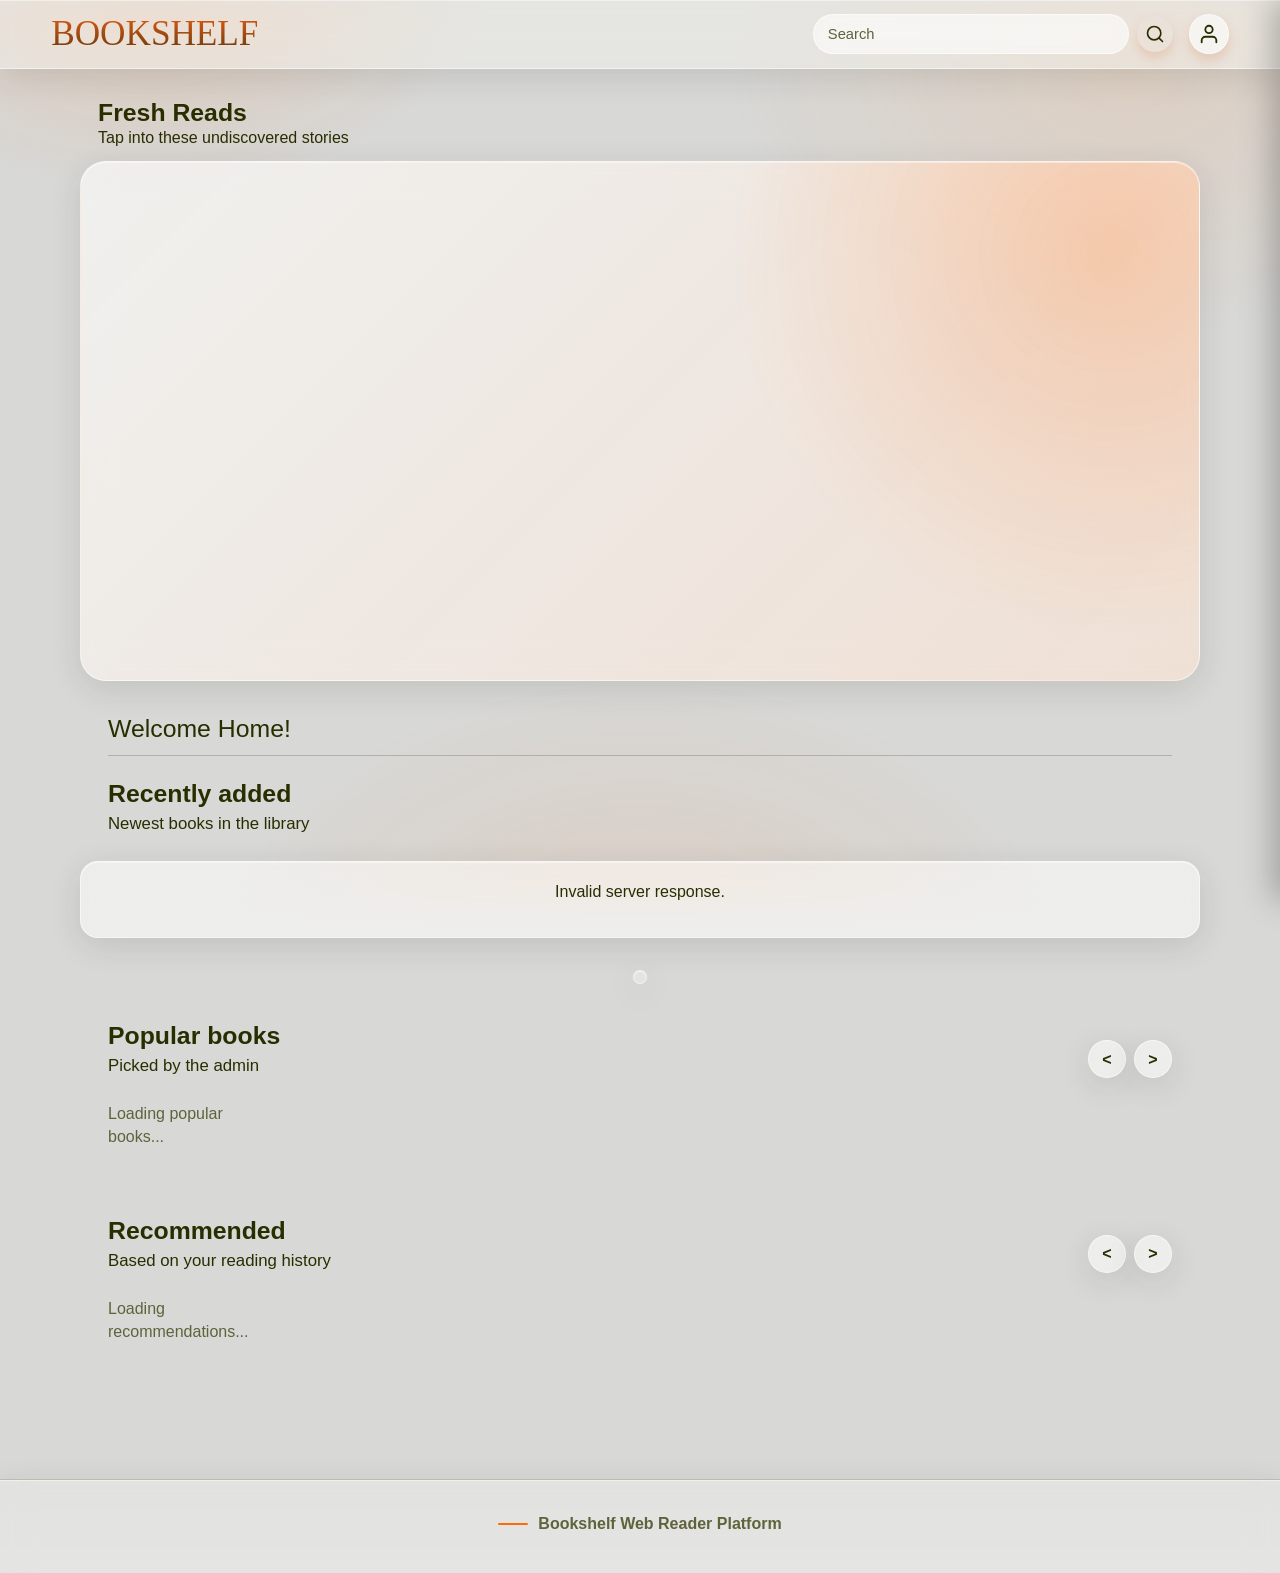
<file: index.html>
<?php require __DIR__ . '/version.php'; ?>
<!doctype html>
<html lang="en">
<head>
    <meta charset="utf-8">
    <meta name="viewport" content="width=device-width, initial-scale=1">
    <title>Bookshelf</title>
    
    <link rel="icon" type="image/png" href="assets/images/favicon.png">
    
        <link rel="stylesheet" href="assets/css/style.css?v=<?= ASSET_VERSION ?>">
</head>
<body>
<header class="site-header">
    <a class="brand" href="index.html">
        <span class="brand-title">Bookshelf</span>
    </a>
    <div class="nav-actions">
        <button type="button" class="search-toggle" aria-label="Open search">
            <svg width="22" height="22" viewBox="0 0 24 24" fill="none" stroke="currentColor" stroke-width="2" stroke-linecap="round" stroke-linejoin="round"><circle cx="11" cy="11" r="8"></circle><line x1="21" y1="21" x2="16.65" y2="16.65"></line></svg>
        </button>
        <button type="button" class="user-panel-toggle" id="userPanelToggle" aria-label="Open menu">
            <svg width="22" height="22" viewBox="0 0 24 24" fill="none" stroke="currentColor" stroke-width="2" stroke-linecap="round" stroke-linejoin="round"><path d="M20 21v-2a4 4 0 0 0-4-4H8a4 4 0 0 0-4 4v2"></path><circle cx="12" cy="7" r="4"></circle></svg>
        </button>
    </div>
    <div class="search-overlay" id="searchOverlay">
        <form class="search-bar" id="searchForm">
            <input id="q" name="q" type="search" placeholder="Search" autocomplete="off">
            <button type="submit" aria-label="Search">
                <svg width="20" height="20" viewBox="0 0 24 24" fill="none" stroke="currentColor" stroke-width="2" stroke-linecap="round" stroke-linejoin="round"><circle cx="11" cy="11" r="8"></circle><line x1="21" y1="21" x2="16.65" y2="16.65"></line></svg>
            </button>
            <button type="button" class="search-close" id="searchClose" aria-label="Close search">
                <svg width="22" height="22" viewBox="0 0 24 24" fill="none" stroke="currentColor" stroke-width="2" stroke-linecap="round" stroke-linejoin="round"><line x1="18" y1="6" x2="6" y2="18"></line><line x1="6" y1="6" x2="18" y2="18"></line></svg>
            </button>
        </form>
        <div class="genre-search-panel" id="genreSearchPanel" hidden>
            <p>Search books by genre</p>
            <div class="genre-list" id="genreList"></div>
        </div>
    </div>
</header>

<main class="page-shell">
    <section class="intro-copy">
        <h1>Fresh Reads</h1>
        <p>Tap into these undiscovered stories</p>
    </section>

    <section class="bookshelf-hero">
        <div class="hero-border">
            <div class="hero-slideshow" id="heroSlideshow" aria-label="Popular books slideshow">
                <div class="slider-dots" id="heroDots" aria-hidden="true"></div>
            </div>
        </div>
    </section>

    <section class="welcome-block">
        <h2>Welcome Home!</h2>
    </section>

    <div class="section-heading">
        <div>
            <h2 id="browseTitle">Recently added</h2>
            <p id="browseSubtitle">Newest books in the library</p>
        </div>
        <a href="index.html" id="clearSearch" hidden>Clear search</a>
    </div>

    <section class="book-grid" id="bookGrid" aria-label="Recently added books"></section>
    <section class="empty-state compact" id="emptyState" hidden>
        <p>No books found.</p>
    </section>
    <nav class="pagination" id="pagination" aria-label="Book pages"></nav>

    <section class="book-shelf" id="continueSection" aria-labelledby="continueTitle" hidden>
        <div class="section-heading">
            <div>
                <h2 id="continueTitle">Continue reading</h2>
                <p>Pick up where you left off</p>
            </div>
            <div class="shelf-controls" aria-label="Continue reading controls">
                <button type="button" class="shelf-scroll-button" data-scroll-shelf="continueShelf" data-direction="-1" aria-label="Scroll continue reading left">&lt;</button>
                <button type="button" class="shelf-scroll-button" data-scroll-shelf="continueShelf" data-direction="1" aria-label="Scroll continue reading right">&gt;</button>
            </div>
        </div>
        <div class="shelf-track" id="continueShelf"></div>
    </section>

    <section class="book-shelf" aria-labelledby="popularTitle">
        <div class="section-heading">
            <div>
                <h2 id="popularTitle">Popular books</h2>
                <p>Picked by the admin</p>
            </div>
            <div class="shelf-controls" aria-label="Popular books controls">
                <button type="button" class="shelf-scroll-button" data-scroll-shelf="popularShelf" data-direction="-1" aria-label="Scroll popular books left">&lt;</button>
                <button type="button" class="shelf-scroll-button" data-scroll-shelf="popularShelf" data-direction="1" aria-label="Scroll popular books right">&gt;</button>
            </div>
        </div>
        <div class="shelf-track" id="popularShelf"></div>
    </section>

    <section class="book-shelf" aria-labelledby="recommendedTitle">
        <div class="section-heading">
            <div>
                <h2 id="recommendedTitle">Recommended</h2>
                <p>Based on your reading history</p>
            </div>
            <div class="shelf-controls" aria-label="Recommended books controls">
                <button type="button" class="shelf-scroll-button" data-scroll-shelf="recommendedShelf" data-direction="-1" aria-label="Scroll recommended books left">&lt;</button>
                <button type="button" class="shelf-scroll-button" data-scroll-shelf="recommendedShelf" data-direction="1" aria-label="Scroll recommended books right">&gt;</button>
            </div>
        </div>
        <div class="shelf-track" id="recommendedShelf"></div>
    </section>

    <div id="customSections"></div>
</main>

<footer class="site-footer">
    <div class="site-footer-inner">
        <p>Bookshelf Web Reader Platform</p>
    </div>
</footer>
<div class="user-panel-backdrop" id="userPanelBackdrop" hidden></div>
<aside class="user-panel" id="userPanel" aria-label="User menu">
    <div class="user-panel-header">
        <a class="brand user-panel-brand" href="index.html">
            <svg width="28" height="28" viewBox="0 0 24 24" fill="none" stroke="var(--orange)" stroke-width="2" stroke-linecap="round" stroke-linejoin="round"><path d="M4 19.5A2.5 2.5 0 0 1 6.5 17H20"></path><path d="M6.5 2H20v20H6.5A2.5 2.5 0 0 1 4 19.5v-15A2.5 2.5 0 0 1 6.5 2z"></path></svg>
            <span class="brand-title">Book<span>shelf</span></span>
        </a>
        <button type="button" class="user-panel-close" id="userPanelClose" aria-label="Close menu">
            <svg width="22" height="22" viewBox="0 0 24 24" fill="none" stroke="currentColor" stroke-width="2" stroke-linecap="round" stroke-linejoin="round"><line x1="18" y1="6" x2="6" y2="18"></line><line x1="6" y1="6" x2="18" y2="18"></line></svg>
        </button>
    </div>
    <div class="user-panel-body" id="userPanelBody"></div>
</aside>
<script src="assets/js/app.js?v=<?= ASSET_VERSION ?>"></script>
</body>
</html>
</file>
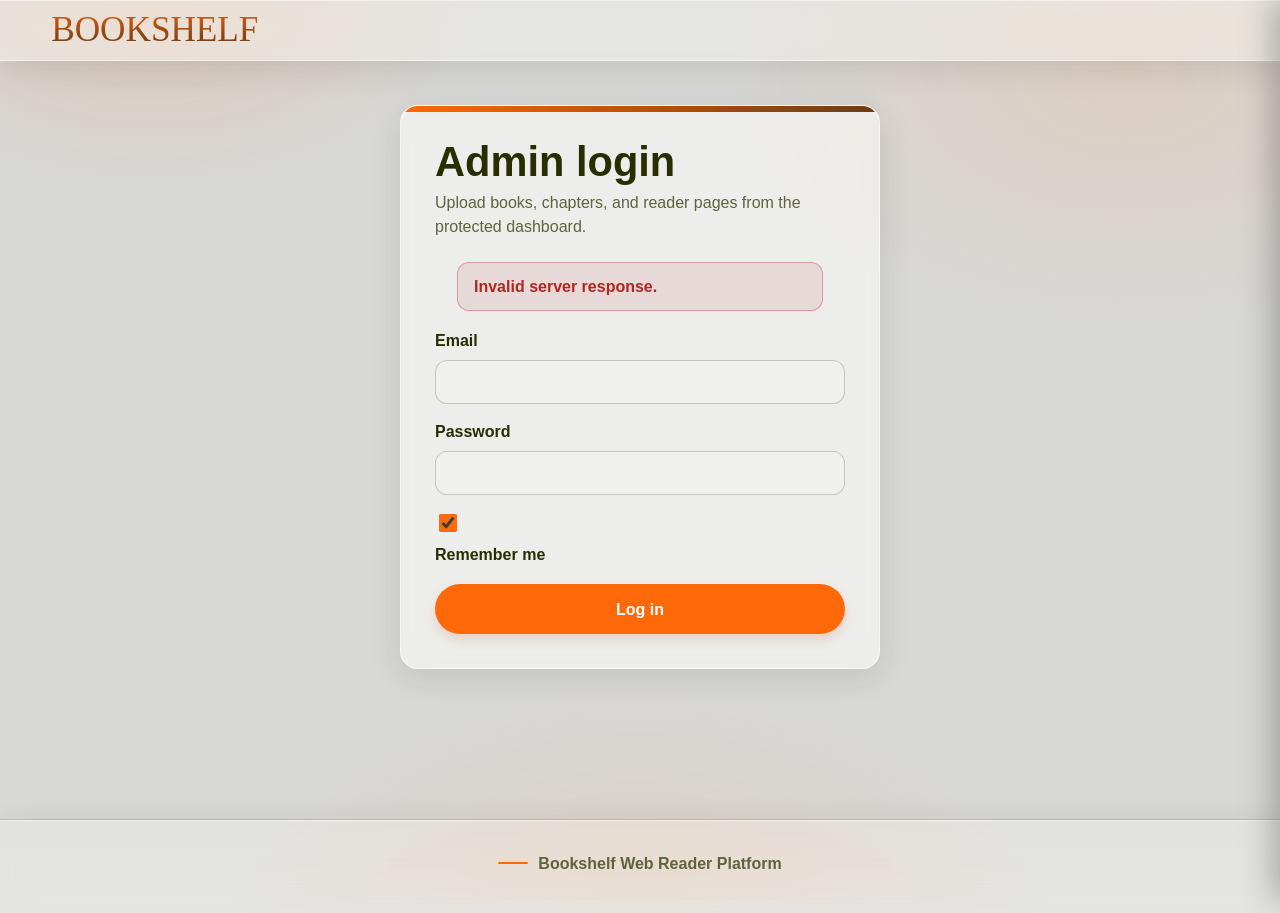
<file: admin/index.html>
<?php require __DIR__ . '/../version.php'; ?>
<!doctype html>
<html lang="en">
<head>
    <meta charset="utf-8">
    <meta name="viewport" content="width=device-width, initial-scale=1">
    <title>Admin Dashboard - Bookshelf Reader</title>
    <link rel="icon" type="image/png" href="../assets/images/favicon.png">
    <link rel="stylesheet" href="../assets/css/style.css?v=<?= ASSET_VERSION ?>">
</head>
<body>
<header class="site-header">
    <a class="brand" href="../index.html">
        <span class="brand-title">Bookshelf</span>
    </a>
    <div class="nav-actions">
        <a href="#" id="logoutLink" class="nav-login">Logout</a>
    </div>
</header>

<main class="page-shell admin-page">
    <section class="admin-head">
        <div>
            <p class="eyebrow">Admin Panel</p>
            <h1>Dashboard</h1>
            <p class="muted">Manage books, chapters, and reader pages from one place.</p>
        </div>
        <div class="admin-actions">
            <a class="button-link secondary" href="../index.html">View site</a>
        </div>
    </section>

    <div id="adminNotice"></div>

    <section class="admin-summary" aria-label="Dashboard summary">
        <article class="admin-stat-card">
            <span class="admin-stat-icon" aria-hidden="true">
                <svg viewBox="0 0 24 24" fill="none" stroke="currentColor" stroke-width="2" stroke-linecap="round" stroke-linejoin="round"><path d="M4 19.5A2.5 2.5 0 0 1 6.5 17H20"></path><path d="M6.5 2H20v20H6.5A2.5 2.5 0 0 1 4 19.5v-15A2.5 2.5 0 0 1 6.5 2z"></path></svg>
            </span>
            <div>
                <span id="adminBookCount">0</span>
                <p>Books</p>
            </div>
        </article>
        <article class="admin-stat-card">
            <span class="admin-stat-icon" aria-hidden="true">
                <svg viewBox="0 0 24 24" fill="none" stroke="currentColor" stroke-width="2" stroke-linecap="round" stroke-linejoin="round"><path d="M2 3h6a4 4 0 0 1 4 4v14a3 3 0 0 0-3-3H2z"></path><path d="M22 3h-6a4 4 0 0 0-4 4v14a3 3 0 0 1 3-3h7z"></path></svg>
            </span>
            <div>
                <span id="adminChapterCount">0</span>
                <p>Chapters</p>
            </div>
        </article>
        <article class="admin-stat-card">
            <span class="admin-stat-icon" aria-hidden="true">
                <svg viewBox="0 0 24 24" fill="none" stroke="currentColor" stroke-width="2" stroke-linecap="round" stroke-linejoin="round"><path d="M20.59 13.41l-7.17 7.17a2 2 0 0 1-2.83 0L2 12V2h10l8.59 8.59a2 2 0 0 1 0 2.82z"></path><line x1="7" y1="7" x2="7.01" y2="7"></line></svg>
            </span>
            <div>
                <span id="adminGenreCount">0</span>
                <p>Genres</p>
            </div>
        </article>
    </section>

    <nav class="admin-tabs" aria-label="Admin sections">
        <button class="active" type="button" data-admin-tab="overview">Overview</button>
        <button type="button" data-admin-tab="books">Books</button>
        <button type="button" data-admin-tab="requests">Requests <span id="requestsTabCount"></span></button>
        <button type="button" data-admin-tab="genres">Genres</button>
        <button type="button" data-admin-tab="content">Chapters &amp; Pages</button>
        <button type="button" data-admin-tab="sections">Sections</button>
    </nav>

    <section class="admin-tab-panels">
        <article class="admin-tab-panel active" data-admin-panel="overview">
            <div class="admin-overview-grid">
                <article class="panel">
                    <h2>Recent books</h2>
                    <div id="recentBooks"></div>
                </article>
                <article class="panel">
                    <h2>Recent chapters</h2>
                    <div id="recentChapters"></div>
                </article>
            </div>
        </article>

        <article class="admin-tab-panel" data-admin-panel="books">
            <article class="panel">
                <div class="admin-panel-head">
                    <h2>All books</h2>
                    <input type="search" id="bookFilter" placeholder="Filter books..." autocomplete="off" aria-label="Filter books">
                </div>
                <div id="bookManager"></div>
            </article>
            <article class="panel admin-book-panel">
            <h2 id="bookFormTitle">Add book</h2>
            <form class="stack-form" id="bookForm">
                <input type="hidden" name="id" id="bookId">
                <label>
                    Title
                    <input type="text" name="title" required maxlength="255">
                </label>
                <label>
                    Author
                    <input type="text" name="author" required maxlength="255">
                </label>
                <label>
                    Description
                    <textarea name="description" rows="5" required></textarea>
                </label>
                <label>
                    Cover image
                    <input type="file" name="cover_image" accept="image/jpeg,image/png,image/webp,image/gif" data-cover-input>
                </label>
                <label>
                    Book PDF
                    <input type="file" name="pdf_file" accept="application/pdf">
                </label>
                <fieldset class="genre-fieldset">
                    <legend>Genres</legend>
                    <div class="genre-checkbox-grid" id="genreOptions"></div>
                </fieldset>
                <label class="check-row">
                    <input type="checkbox" name="is_popular" value="1">
                    Show this book in Popular books
                </label>
                <img class="cover-preview" alt="" data-cover-preview hidden>
                <div class="form-actions">
                    <button type="submit" id="bookSubmitButton">Save book</button>
                    <button type="button" class="button-link secondary" id="cancelBookEdit" hidden>Cancel edit</button>
                </div>
            </form>
            </article>
        </article>

        <article class="admin-tab-panel" data-admin-panel="requests">
            <article class="panel">
                <div class="admin-panel-head">
                    <h2>Book requests</h2>
                    <button type="button" class="secondary-button" id="refreshRequests">Refresh</button>
                </div>
                <p class="muted">Books requested by readers. Uploading a book with a matching title and author fulfills the request automatically.</p>
                <div id="requestManager"><p class="muted">Loading requests...</p></div>
            </article>
        </article>

        <article class="admin-tab-panel" data-admin-panel="genres">
            <article class="panel">
                <h2>Genres</h2>
                <p class="muted">Genres appear as checkboxes on the book form and as chips under search.</p>
                <form class="stack-form genre-add-form" id="genreForm">
                    <label>
                        Genre name
                        <input type="text" name="name" required maxlength="80" placeholder="Romance">
                    </label>
                    <button type="submit">Add genre</button>
                </form>
                <div id="genreManager"></div>
            </article>
        </article>

        <article class="admin-tab-panel" data-admin-panel="sections">
            <article class="panel">
                <h2>Create section</h2>
                <p class="muted">Custom shelves like "Romance" or "Drama" appear on the homepage.</p>
                <form class="stack-form section-create-form" id="sectionForm">
                    <label>
                        Section title
                        <input type="text" name="title" required maxlength="255" placeholder="Romance">
                    </label>
                    <label>
                        Subtitle <span class="muted">(optional)</span>
                        <input type="text" name="subtitle" maxlength="255" placeholder="Handpicked love stories">
                    </label>
                    <button type="submit">Create section</button>
                </form>
            </article>
            <article class="panel">
                <h2>All sections</h2>
                <div id="sectionManager"></div>
            </article>
        </article>

        <article class="admin-tab-panel" data-admin-panel="content">
            <div class="admin-content-grid">
            <article class="panel">
                <h2>Add chapter</h2>
                <form class="stack-form" id="chapterForm">
                    <label>
                        Book
                        <select name="book_id" required data-book-select></select>
                    </label>
                    <label>
                        Chapter title
                        <input type="text" name="title" required maxlength="255" placeholder="Arrival">
                    </label>
                    <label>
                        Chapter number
                        <input type="number" name="chapter_number" min="0.01" step="0.01" required placeholder="1">
                    </label>
                    <button type="submit">Save chapter</button>
                </form>
            </article>

            <article class="panel">
                <h2>Upload image pages</h2>
                <form class="stack-form" id="imagePagesForm">
                    <label>
                        Chapter
                        <select name="chapter_id" required data-chapter-select></select>
                    </label>
                    <label>
                        Start page number
                        <input type="number" name="start_page" min="1" value="1" required>
                    </label>
                    <label>
                        Page images
                        <input type="file" name="pages[]" accept="image/jpeg,image/png,image/webp,image/gif" multiple required>
                    </label>
                    <button type="submit">Upload images</button>
                </form>
            </article>

            <article class="panel">
                <h2>Upload text page</h2>
                <form class="stack-form" id="textPageForm">
                    <label>
                        Chapter
                        <select name="chapter_id" required data-chapter-select></select>
                    </label>
                    <label>
                        Page number
                        <input type="number" name="page_number" min="1" value="1" required>
                    </label>
                    <label>
                        Text content
                        <textarea name="text_content" rows="6" required></textarea>
                    </label>
                    <button type="submit">Upload text</button>
                </form>
            </article>
            </div>
        </article>
    </section>
</main>

<footer class="site-footer">
    <div class="site-footer-inner">
        <p>Bookshelf Web Reader Platform</p>
    </div>
</footer>
<script src="../assets/js/app.js?v=<?= ASSET_VERSION ?>"></script>
<div class="user-panel-backdrop" id="userPanelBackdrop" hidden></div>
<aside class="user-panel" id="userPanel" aria-label="User menu">
    <div class="user-panel-header">
        <a class="brand user-panel-brand" href="../index.html">
            <svg width="28" height="28" viewBox="0 0 24 24" fill="none" stroke="var(--orange)" stroke-width="2" stroke-linecap="round" stroke-linejoin="round"><path d="M4 19.5A2.5 2.5 0 0 1 6.5 17H20"></path><path d="M6.5 2H20v20H6.5A2.5 2.5 0 0 1 4 19.5v-15A2.5 2.5 0 0 1 6.5 2z"></path></svg>
            <span class="brand-title">Book<span>shelf</span></span>
        </a>
        <button type="button" class="user-panel-close" id="userPanelClose" aria-label="Close menu">
            <svg width="22" height="22" viewBox="0 0 24 24" fill="none" stroke="currentColor" stroke-width="2" stroke-linecap="round" stroke-linejoin="round"><line x1="18" y1="6" x2="6" y2="18"></line><line x1="6" y1="6" x2="18" y2="18"></line></svg>
        </button>
    </div>
    <div class="user-panel-body" id="userPanelBody"></div>
</aside>
</body>
</html>
</file>
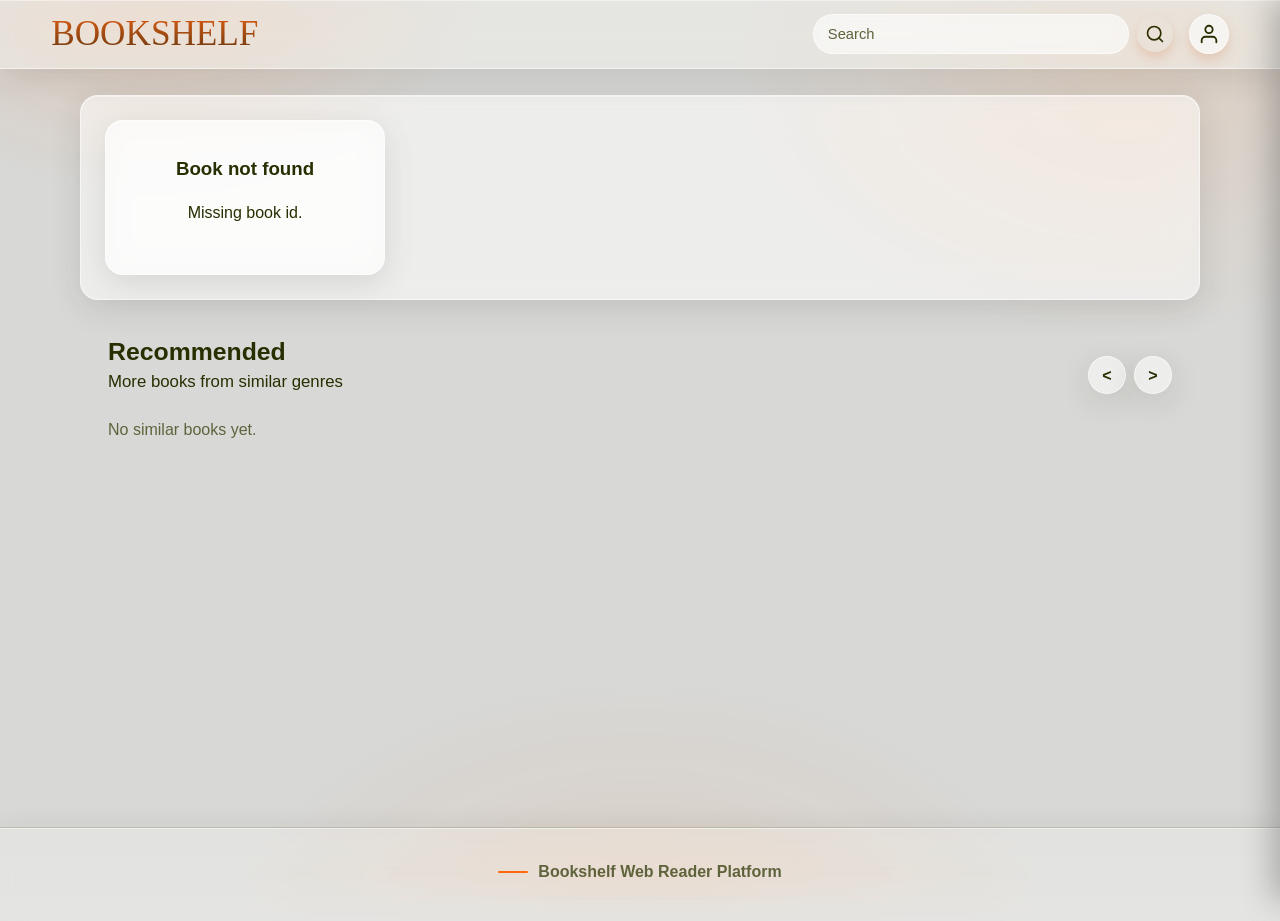
<file: book.html>
<?php require __DIR__ . '/version.php'; ?>
<!doctype html>
<html lang="en">
<head>
    <meta charset="utf-8">
    <meta name="viewport" content="width=device-width, initial-scale=1">
    <title>Book - Bookshelf Reader</title>
    <link rel="icon" type="image/png" href="assets/images/favicon.png">
    <link rel="stylesheet" href="assets/css/style.css?v=<?= ASSET_VERSION ?>">
</head>
<body>
<header class="site-header">
    <a class="brand" href="index.html">
        <span class="brand-title">Bookshelf</span>
    </a>
    <div class="nav-actions">
        <button type="button" class="search-toggle" aria-label="Open search">
            <svg width="22" height="22" viewBox="0 0 24 24" fill="none" stroke="currentColor" stroke-width="2" stroke-linecap="round" stroke-linejoin="round"><circle cx="11" cy="11" r="8"></circle><line x1="21" y1="21" x2="16.65" y2="16.65"></line></svg>
        </button>
        <button type="button" class="user-panel-toggle" id="userPanelToggle" aria-label="Open menu">
            <svg width="22" height="22" viewBox="0 0 24 24" fill="none" stroke="currentColor" stroke-width="2" stroke-linecap="round" stroke-linejoin="round"><path d="M20 21v-2a4 4 0 0 0-4-4H8a4 4 0 0 0-4 4v2"></path><circle cx="12" cy="7" r="4"></circle></svg>
        </button>
    </div>
    <div class="search-overlay" id="searchOverlay">
        <form class="search-bar" id="searchForm">
            <input id="q" name="q" type="search" placeholder="Search" autocomplete="off">
            <button type="submit" aria-label="Search">
                <svg width="20" height="20" viewBox="0 0 24 24" fill="none" stroke="currentColor" stroke-width="2" stroke-linecap="round" stroke-linejoin="round"><circle cx="11" cy="11" r="8"></circle><line x1="21" y1="21" x2="16.65" y2="16.65"></line></svg>
            </button>
            <button type="button" class="search-close" id="searchClose" aria-label="Close search">
                <svg width="22" height="22" viewBox="0 0 24 24" fill="none" stroke="currentColor" stroke-width="2" stroke-linecap="round" stroke-linejoin="round"><line x1="18" y1="6" x2="6" y2="18"></line><line x1="6" y1="6" x2="18" y2="18"></line></svg>
            </button>
        </form>
        <div class="genre-search-panel" id="genreSearchPanel" hidden>
            <p>Search books by genre</p>
            <div class="genre-list" id="genreList"></div>
        </div>
    </div>
</header>

<main class="page-shell">
    <section class="book-detail" id="bookDetail"></section>
    <section class="chapter-list" id="bookContentSection" hidden>
        <div class="section-heading">
            <h2 id="bookContentTitle">Chapters</h2>
            <span id="chapterCount">0 total</span>
        </div>
        <div id="chapterList"></div>
    </section>
    <section class="book-shelf" aria-labelledby="bookRecommendationsTitle">
        <div class="section-heading">
            <div>
                <h2 id="bookRecommendationsTitle">Recommended</h2>
                <p>More books from similar genres</p>
            </div>
            <div class="shelf-controls" aria-label="Recommended controls">
                <button type="button" class="shelf-scroll-button" data-scroll-shelf="bookRecommendations" data-direction="-1" aria-label="Scroll recommendations left">&lt;</button>
                <button type="button" class="shelf-scroll-button" data-scroll-shelf="bookRecommendations" data-direction="1" aria-label="Scroll recommendations right">&gt;</button>
            </div>
        </div>
        <div class="shelf-track" id="bookRecommendations"></div>
    </section>
</main>

<footer class="site-footer">
    <div class="site-footer-inner">
        <p>Bookshelf Web Reader Platform</p>
    </div>
</footer>
<script src="assets/js/app.js?v=<?= ASSET_VERSION ?>"></script>
<div class="user-panel-backdrop" id="userPanelBackdrop" hidden></div>
<aside class="user-panel" id="userPanel" aria-label="User menu">
    <div class="user-panel-header">
        <a class="brand user-panel-brand" href="index.html">
            <svg width="28" height="28" viewBox="0 0 24 24" fill="none" stroke="var(--orange)" stroke-width="2" stroke-linecap="round" stroke-linejoin="round"><path d="M4 19.5A2.5 2.5 0 0 1 6.5 17H20"></path><path d="M6.5 2H20v20H6.5A2.5 2.5 0 0 1 4 19.5v-15A2.5 2.5 0 0 1 6.5 2z"></path></svg>
            <span class="brand-title">Book<span>shelf</span></span>
        </a>
        <button type="button" class="user-panel-close" id="userPanelClose" aria-label="Close menu">
            <svg width="22" height="22" viewBox="0 0 24 24" fill="none" stroke="currentColor" stroke-width="2" stroke-linecap="round" stroke-linejoin="round"><line x1="18" y1="6" x2="6" y2="18"></line><line x1="6" y1="6" x2="18" y2="18"></line></svg>
        </button>
    </div>
    <div class="user-panel-body" id="userPanelBody"></div>
</aside>
</body>
</html>
</file>
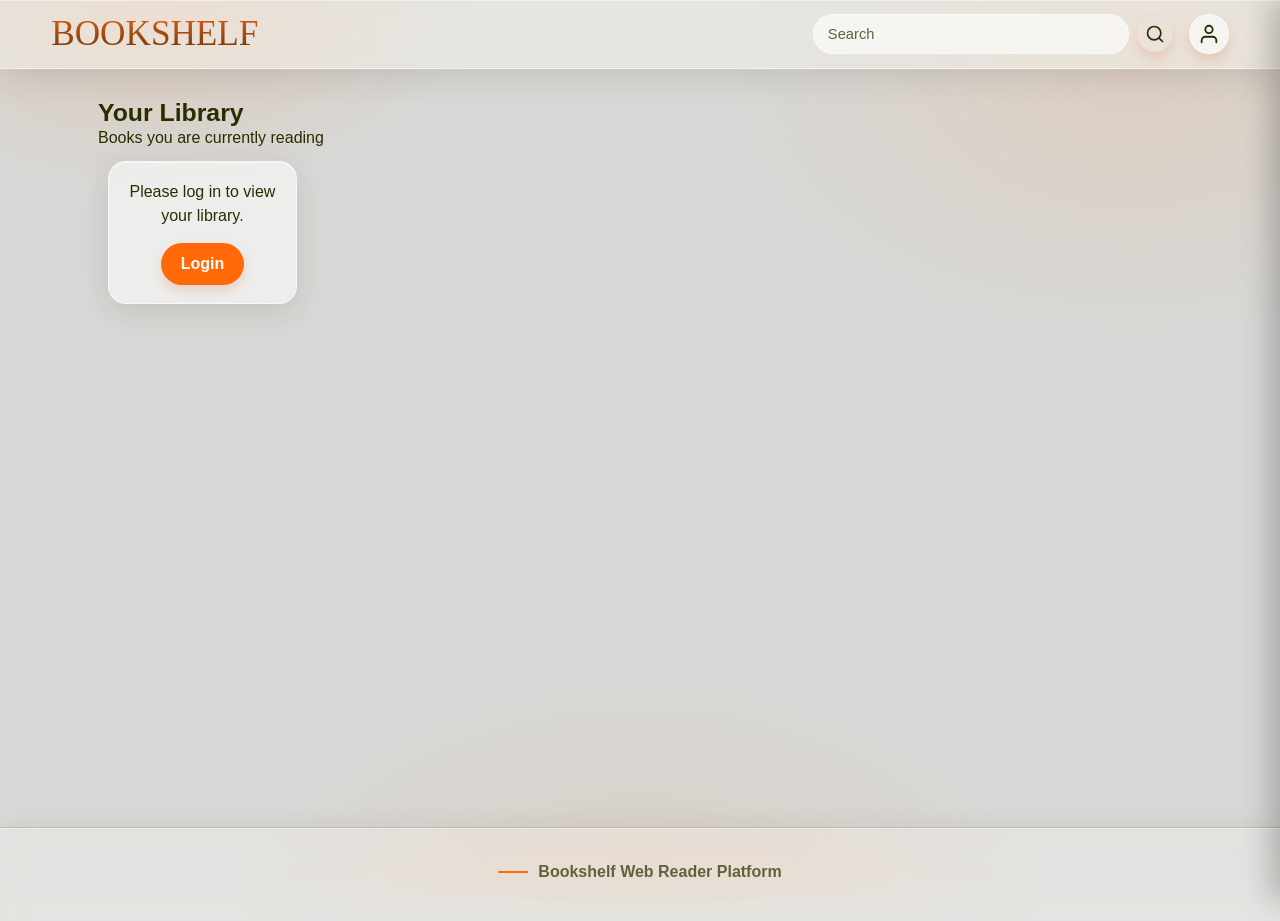
<file: library.html>
<?php require __DIR__ . '/version.php'; ?>
<!doctype html>
<html lang="en">
<head>
    <meta charset="utf-8">
    <meta name="viewport" content="width=device-width, initial-scale=1">
    <title>Library - Bookshelf</title>
    <link rel="icon" type="image/png" href="assets/images/favicon.png">
    <link rel="stylesheet" href="assets/css/style.css?v=<?= ASSET_VERSION ?>">
</head>
<body>
<header class="site-header">
    <a class="brand" href="index.html">
        <span class="brand-title">Bookshelf</span>
    </a>
    <div class="nav-actions">
        <button type="button" class="search-toggle" aria-label="Open search">
            <svg width="22" height="22" viewBox="0 0 24 24" fill="none" stroke="currentColor" stroke-width="2" stroke-linecap="round" stroke-linejoin="round"><circle cx="11" cy="11" r="8"></circle><line x1="21" y1="21" x2="16.65" y2="16.65"></line></svg>
        </button>
        <button type="button" class="user-panel-toggle" id="userPanelToggle" aria-label="Open menu">
            <svg width="22" height="22" viewBox="0 0 24 24" fill="none" stroke="currentColor" stroke-width="2" stroke-linecap="round" stroke-linejoin="round"><path d="M20 21v-2a4 4 0 0 0-4-4H8a4 4 0 0 0-4 4v2"></path><circle cx="12" cy="7" r="4"></circle></svg>
        </button>
    </div>
    <div class="search-overlay" id="searchOverlay">
        <form class="search-bar" id="searchForm">
            <input id="q" name="q" type="search" placeholder="Search" autocomplete="off">
            <button type="submit" aria-label="Search">
                <svg width="20" height="20" viewBox="0 0 24 24" fill="none" stroke="currentColor" stroke-width="2" stroke-linecap="round" stroke-linejoin="round"><circle cx="11" cy="11" r="8"></circle><line x1="21" y1="21" x2="16.65" y2="16.65"></line></svg>
            </button>
            <button type="button" class="search-close" id="searchClose" aria-label="Close search">
                <svg width="22" height="22" viewBox="0 0 24 24" fill="none" stroke="currentColor" stroke-width="2" stroke-linecap="round" stroke-linejoin="round"><line x1="18" y1="6" x2="6" y2="18"></line><line x1="6" y1="6" x2="18" y2="18"></line></svg>
            </button>
        </form>
        <div class="genre-search-panel" id="genreSearchPanel" hidden>
            <p>Search books by genre</p>
            <div class="genre-list" id="genreList"></div>
        </div>
    </div>
</header>

<main class="page-shell">
    <section class="intro-copy">
        <h1>Your Library</h1>
        <p>Books you are currently reading</p>
    </section>

    <section class="book-grid" id="libraryGrid" aria-label="Reading books"></section>
    <section class="empty-state compact" id="libraryEmpty" hidden>
        <p>Your library is empty. Open a chapter while logged in and it will appear here.</p>
    </section>
</main>

<footer class="site-footer">
    <div class="site-footer-inner">
        <p>Bookshelf Web Reader Platform</p>
    </div>
</footer>
<script src="assets/js/app.js?v=<?= ASSET_VERSION ?>"></script>
<div class="user-panel-backdrop" id="userPanelBackdrop" hidden></div>
<aside class="user-panel" id="userPanel" aria-label="User menu">
    <div class="user-panel-header">
        <a class="brand user-panel-brand" href="index.html">
            <svg width="28" height="28" viewBox="0 0 24 24" fill="none" stroke="var(--orange)" stroke-width="2" stroke-linecap="round" stroke-linejoin="round"><path d="M4 19.5A2.5 2.5 0 0 1 6.5 17H20"></path><path d="M6.5 2H20v20H6.5A2.5 2.5 0 0 1 4 19.5v-15A2.5 2.5 0 0 1 6.5 2z"></path></svg>
            <span class="brand-title">Book<span>shelf</span></span>
        </a>
        <button type="button" class="user-panel-close" id="userPanelClose" aria-label="Close menu">
            <svg width="22" height="22" viewBox="0 0 24 24" fill="none" stroke="currentColor" stroke-width="2" stroke-linecap="round" stroke-linejoin="round"><line x1="18" y1="6" x2="6" y2="18"></line><line x1="6" y1="6" x2="18" y2="18"></line></svg>
        </button>
    </div>
    <div class="user-panel-body" id="userPanelBody"></div>
</aside>
</body>
</html>
</file>
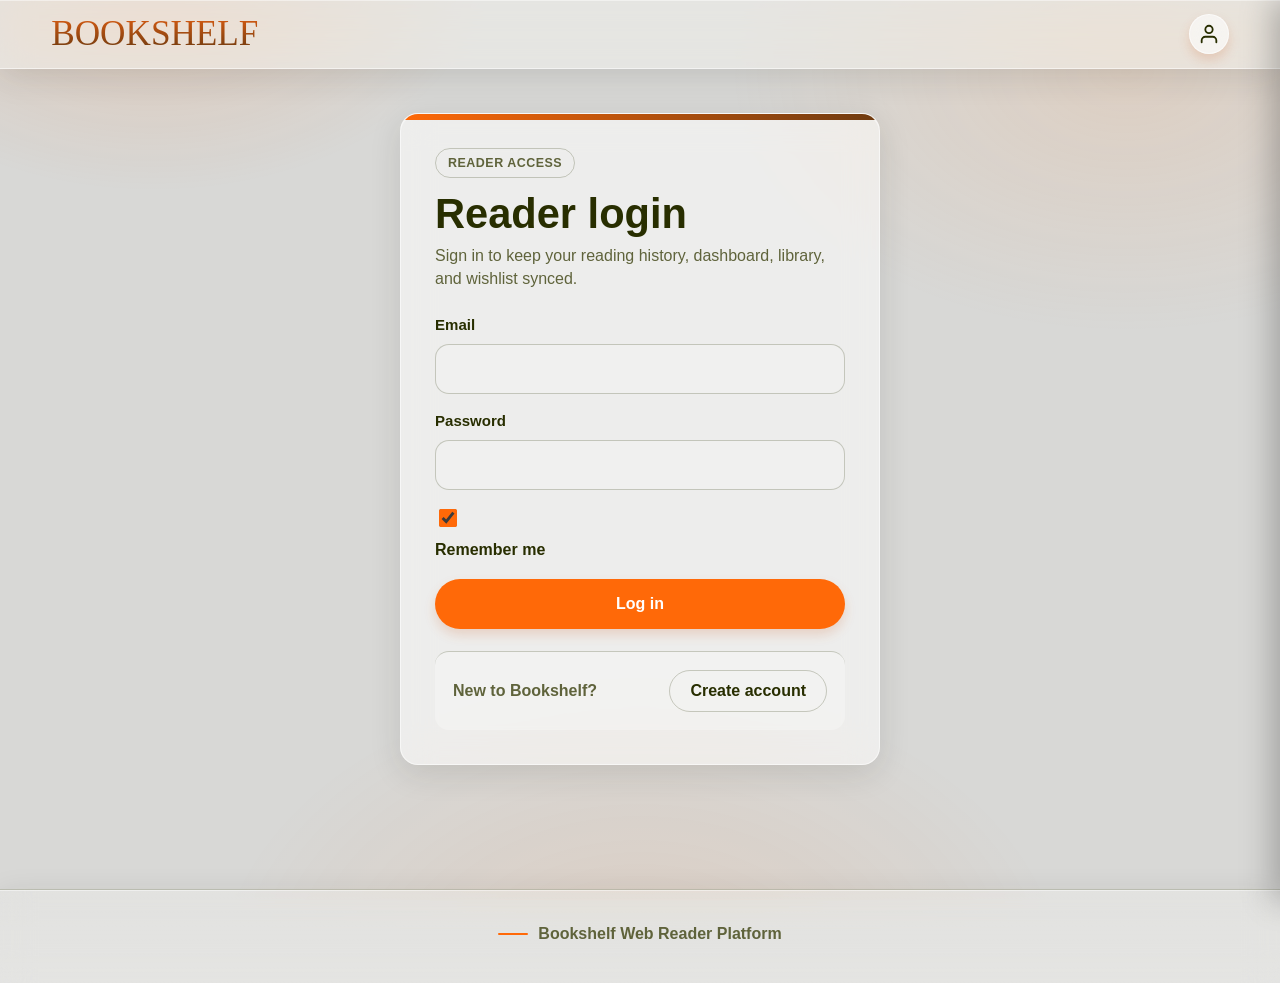
<file: login.html>
<?php require __DIR__ . '/version.php'; ?>
<!doctype html>
<html lang="en">
<head>
    <meta charset="utf-8">
    <meta name="viewport" content="width=device-width, initial-scale=1">
    <title>Login - Bookshelf</title>
    <link rel="icon" type="image/png" href="assets/images/favicon.png">
    <link rel="stylesheet" href="assets/css/style.css?v=<?= ASSET_VERSION ?>">
</head>
<body>
<header class="site-header">
    <a class="brand" href="index.html">
        <span class="brand-title">Bookshelf</span>
    </a>
    <div class="nav-actions">
        <button type="button" class="user-panel-toggle" id="userPanelToggle" aria-label="Open menu">
            <svg width="22" height="22" viewBox="0 0 24 24" fill="none" stroke="currentColor" stroke-width="2" stroke-linecap="round" stroke-linejoin="round"><path d="M20 21v-2a4 4 0 0 0-4-4H8a4 4 0 0 0-4 4v2"></path><circle cx="12" cy="7" r="4"></circle></svg>
        </button>
    </div>
</header>

<main class="page-shell auth-shell">
    <section class="auth-card">
        <div class="auth-kicker">Reader access</div>
        <h1>Reader login</h1>
        <p class="muted">Sign in to keep your reading history, dashboard, library, and wishlist synced.</p>
        <div id="readerLoginNotice"></div>
        <form method="post" class="stack-form" id="readerLoginForm">
            <label class="field-group">
                <span>Email</span>
                <input type="email" name="email" required autocomplete="email">
            </label>
            <label class="field-group">
                <span>Password</span>
                <input type="password" name="password" required minlength="8" autocomplete="current-password">
            </label>
            <label class="remember-row">
                <input type="checkbox" name="remember" value="1" checked>
                <span>Remember me</span>
            </label>
            <button type="submit">Log in</button>
        </form>
        <div class="auth-switch">
            <p>New to Bookshelf?</p>
            <a class="button-link secondary" href="signup.html">Create account</a>
        </div>
    </section>
</main>

<footer class="site-footer">
    <div class="site-footer-inner">
        <p>Bookshelf Web Reader Platform</p>
    </div>
</footer>
<script src="assets/js/app.js?v=<?= ASSET_VERSION ?>"></script>
<div class="user-panel-backdrop" id="userPanelBackdrop" hidden></div>
<aside class="user-panel" id="userPanel" aria-label="User menu">
    <div class="user-panel-header">
        <a class="brand user-panel-brand" href="index.html">
            <svg width="28" height="28" viewBox="0 0 24 24" fill="none" stroke="var(--orange)" stroke-width="2" stroke-linecap="round" stroke-linejoin="round"><path d="M4 19.5A2.5 2.5 0 0 1 6.5 17H20"></path><path d="M6.5 2H20v20H6.5A2.5 2.5 0 0 1 4 19.5v-15A2.5 2.5 0 0 1 6.5 2z"></path></svg>
            <span class="brand-title">Book<span>shelf</span></span>
        </a>
        <button type="button" class="user-panel-close" id="userPanelClose" aria-label="Close menu">
            <svg width="22" height="22" viewBox="0 0 24 24" fill="none" stroke="currentColor" stroke-width="2" stroke-linecap="round" stroke-linejoin="round"><line x1="18" y1="6" x2="6" y2="18"></line><line x1="6" y1="6" x2="18" y2="18"></line></svg>
        </button>
    </div>
    <div class="user-panel-body" id="userPanelBody"></div>
</aside>
</body>
</html>
</file>
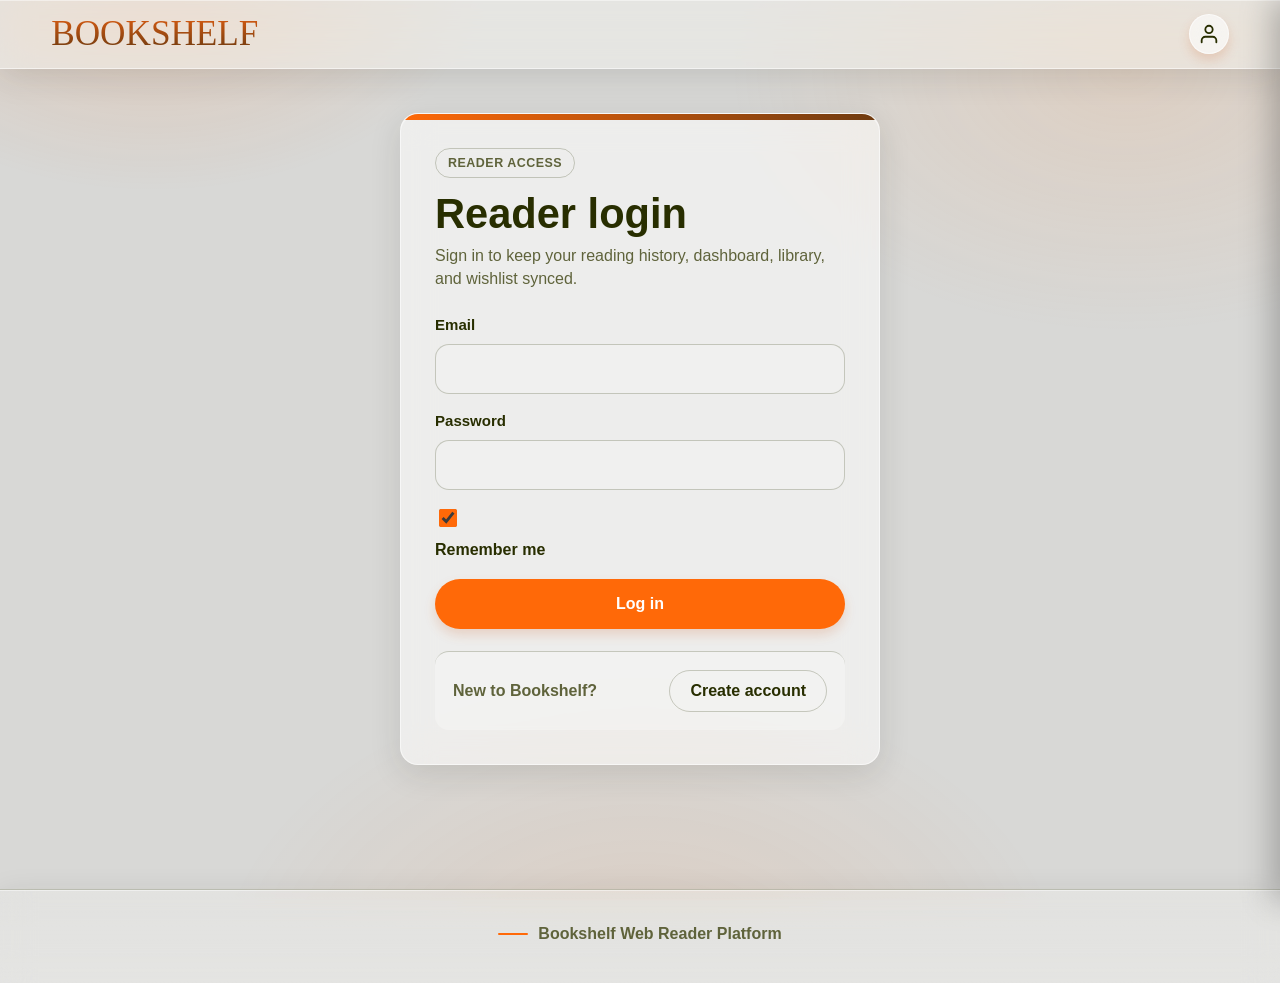
<file: profile.html>
<?php require __DIR__ . '/version.php'; ?>
<!doctype html>
<html lang="en">
<head>
    <meta charset="utf-8">
    <meta name="viewport" content="width=device-width, initial-scale=1">
    <title>Profile - Bookshelf</title>
    <link rel="icon" type="image/png" href="assets/images/favicon.png">
    <link rel="stylesheet" href="assets/css/style.css?v=<?= ASSET_VERSION ?>">
</head>
<body>
<header class="site-header">
    <a class="brand" href="index.html">
        <span class="brand-title">Bookshelf</span>
    </a>
    <div class="nav-actions">
        <button type="button" class="user-panel-toggle" id="userPanelToggle" aria-label="Open menu">
            <svg width="22" height="22" viewBox="0 0 24 24" fill="none" stroke="currentColor" stroke-width="2" stroke-linecap="round" stroke-linejoin="round"><path d="M20 21v-2a4 4 0 0 0-4-4H8a4 4 0 0 0-4 4v2"></path><circle cx="12" cy="7" r="4"></circle></svg>
        </button>
    </div>
</header>

<main class="profile-page">
    <section class="profile-cover" id="profileCover">
        <div class="profile-cover-shade"></div>
    </section>

    <section class="profile-shell">
        <article class="profile-card">
            <div class="profile-identity">
                <form class="profile-avatar-form" id="profileImageForm">
                    <label class="profile-avatar" title="Upload profile picture">
                        <img id="profileAvatar" alt="Profile picture" hidden>
                        <span id="profileAvatarFallback">B</span>
                        <input type="file" name="profile_image" accept="image/jpeg,image/png,image/webp,image/gif">
                    </label>
                </form>
                <div class="profile-id-copy">
                    <p class="eyebrow">Reader profile</p>
                    <h1 id="profileName">Profile</h1>
                    <p id="profileEmail">@reader</p>
                </div>
            </div>
            <div class="profile-stats" aria-label="Reading stats">
                <div class="profile-stat">
                    <span id="statReading">0</span>
                    <p>Books reading</p>
                </div>
                <div class="profile-stat">
                    <span id="statWishlist">0</span>
                    <p>Wishlist</p>
                </div>
            </div>
            <div class="profile-actions">
                <button type="button" class="button-link secondary" id="profileImageButton">Change photo</button>
                <a href="#" data-reader-logout>Logout</a>
            </div>
        </article>
    </section>

    <section class="profile-tabs" aria-label="Profile sections">
        <button class="active" type="button" data-profile-tab="history">Reading history</button>
        <button type="button" data-profile-tab="wishlist">Wishlist</button>
    </section>

    <section class="profile-tab-panels">
        <article class="profile-tab-panel active" data-profile-panel="history">
            <div class="book-grid" id="profileHistory"></div>
        </article>
        <article class="profile-tab-panel" data-profile-panel="wishlist">
            <div class="book-grid" id="profileWishlist"></div>
        </article>
    </section>
</main>

<footer class="site-footer">
    <div class="site-footer-inner">
        <p>Bookshelf Web Reader Platform</p>
    </div>
</footer>
<script src="assets/js/app.js?v=<?= ASSET_VERSION ?>"></script>
<div class="user-panel-backdrop" id="userPanelBackdrop" hidden></div>
<aside class="user-panel" id="userPanel" aria-label="User menu">
    <div class="user-panel-header">
        <a class="brand user-panel-brand" href="index.html">
            <svg width="28" height="28" viewBox="0 0 24 24" fill="none" stroke="var(--orange)" stroke-width="2" stroke-linecap="round" stroke-linejoin="round"><path d="M4 19.5A2.5 2.5 0 0 1 6.5 17H20"></path><path d="M6.5 2H20v20H6.5A2.5 2.5 0 0 1 4 19.5v-15A2.5 2.5 0 0 1 6.5 2z"></path></svg>
            <span class="brand-title">Book<span>shelf</span></span>
        </a>
        <button type="button" class="user-panel-close" id="userPanelClose" aria-label="Close menu">
            <svg width="22" height="22" viewBox="0 0 24 24" fill="none" stroke="currentColor" stroke-width="2" stroke-linecap="round" stroke-linejoin="round"><line x1="18" y1="6" x2="6" y2="18"></line><line x1="6" y1="6" x2="18" y2="18"></line></svg>
        </button>
    </div>
    <div class="user-panel-body" id="userPanelBody"></div>
</aside>
</body>
</html>
</file>
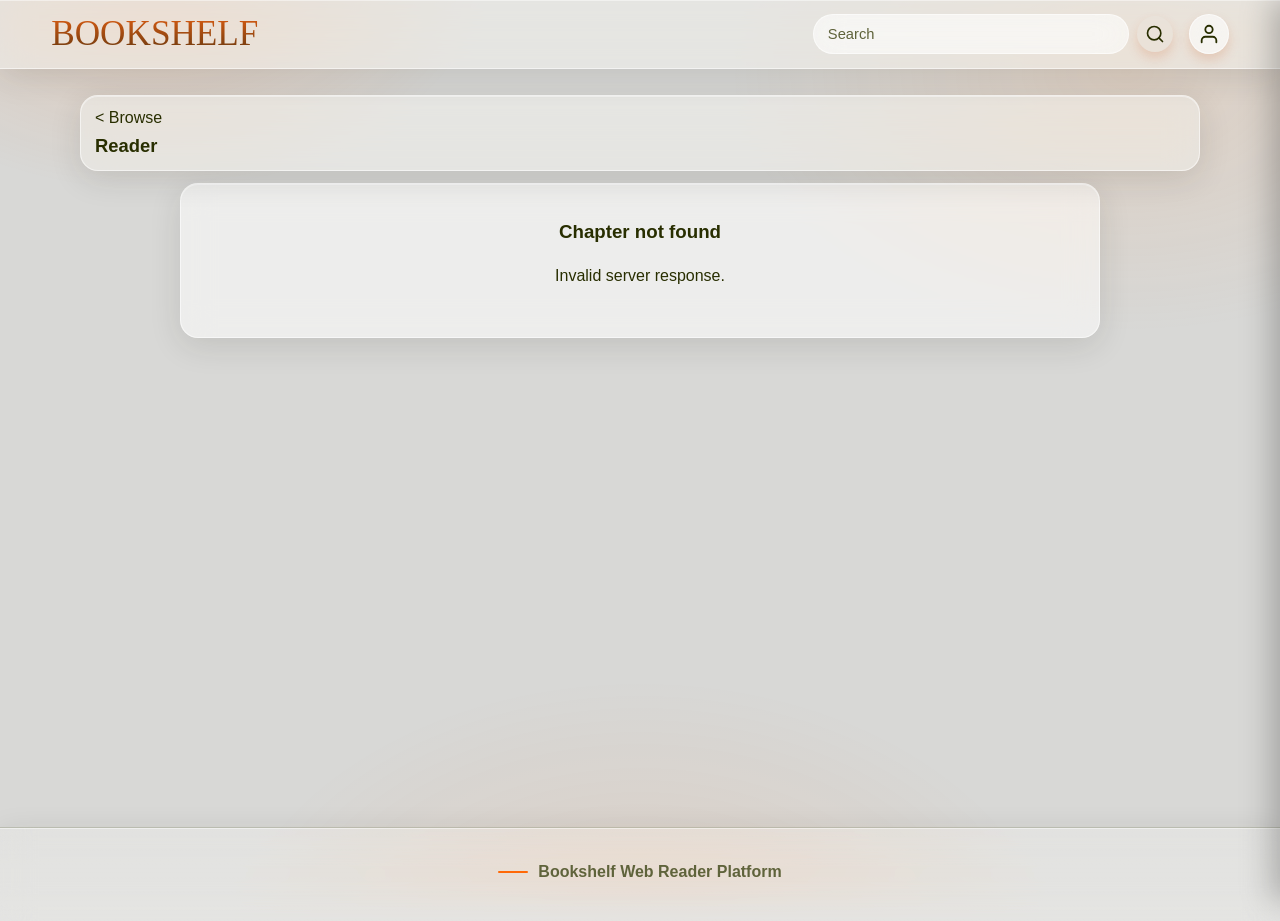
<file: reader.html>
<?php require __DIR__ . '/version.php'; ?>
<!doctype html>
<html lang="en">
<head>
    <meta charset="utf-8">
    <meta name="viewport" content="width=device-width, initial-scale=1">
    <title>Reader - Bookshelf Reader</title>
    <link rel="icon" type="image/png" href="assets/images/favicon.png">
    <link rel="stylesheet" href="assets/css/style.css?v=<?= ASSET_VERSION ?>">
</head>
<body>
<header class="site-header">
    <a class="brand" href="index.html">
        <span class="brand-title">Bookshelf</span>
    </a>
    <div class="nav-actions">
        <button type="button" class="search-toggle" aria-label="Open search">
            <svg width="22" height="22" viewBox="0 0 24 24" fill="none" stroke="currentColor" stroke-width="2" stroke-linecap="round" stroke-linejoin="round"><circle cx="11" cy="11" r="8"></circle><line x1="21" y1="21" x2="16.65" y2="16.65"></line></svg>
        </button>
        <button type="button" class="user-panel-toggle" id="userPanelToggle" aria-label="Open menu">
            <svg width="22" height="22" viewBox="0 0 24 24" fill="none" stroke="currentColor" stroke-width="2" stroke-linecap="round" stroke-linejoin="round"><path d="M20 21v-2a4 4 0 0 0-4-4H8a4 4 0 0 0-4 4v2"></path><circle cx="12" cy="7" r="4"></circle></svg>
        </button>
    </div>
    <div class="search-overlay" id="searchOverlay">
        <form class="search-bar" id="searchForm">
            <input id="q" name="q" type="search" placeholder="Search" autocomplete="off">
            <button type="submit" aria-label="Search">
                <svg width="20" height="20" viewBox="0 0 24 24" fill="none" stroke="currentColor" stroke-width="2" stroke-linecap="round" stroke-linejoin="round"><circle cx="11" cy="11" r="8"></circle><line x1="21" y1="21" x2="16.65" y2="16.65"></line></svg>
            </button>
            <button type="button" class="search-close" id="searchClose" aria-label="Close search">
                <svg width="22" height="22" viewBox="0 0 24 24" fill="none" stroke="currentColor" stroke-width="2" stroke-linecap="round" stroke-linejoin="round"><line x1="18" y1="6" x2="6" y2="18"></line><line x1="6" y1="6" x2="18" y2="18"></line></svg>
            </button>
        </form>
        <div class="genre-search-panel" id="genreSearchPanel" hidden>
            <p>Search books by genre</p>
            <div class="genre-list" id="genreList"></div>
        </div>
    </div>
</header>

<main class="page-shell">
    <section class="reader-toolbar">
        <div>
            <a class="muted-link" id="bookBackLink" href="index.html">&lt; Browse</a>
            <h1 id="readerTitle">Reader</h1>
        </div>
        <div class="chapter-actions" id="topChapterActions"></div>
    </section>

    <section class="reader-controls" id="readerControls" hidden>
        <div class="reader-mode-toggle" role="group" aria-label="Reading mode">
            <button type="button" data-reader-mode="scroll">Scroll</button>
            <button type="button" data-reader-mode="flip">Pages</button>
        </div>
        <span class="reader-progress" id="readerProgress"></span>
        <button type="button" class="reader-settings-toggle" id="readerSettingsToggle" aria-label="Reader settings" aria-expanded="false">
            <svg width="20" height="20" viewBox="0 0 24 24" fill="none" stroke="currentColor" stroke-width="2" stroke-linecap="round" stroke-linejoin="round"><circle cx="12" cy="12" r="3"></circle><path d="M19.4 15a1.65 1.65 0 0 0 .33 1.82l.06.06a2 2 0 1 1-2.83 2.83l-.06-.06a1.65 1.65 0 0 0-1.82-.33 1.65 1.65 0 0 0-1 1.51V21a2 2 0 1 1-4 0v-.09A1.65 1.65 0 0 0 9 19.4a1.65 1.65 0 0 0-1.82.33l-.06.06a2 2 0 1 1-2.83-2.83l.06-.06a1.65 1.65 0 0 0 .33-1.82 1.65 1.65 0 0 0-1.51-1H3a2 2 0 1 1 0-4h.09A1.65 1.65 0 0 0 4.6 9a1.65 1.65 0 0 0-.33-1.82l-.06-.06a2 2 0 1 1 2.83-2.83l.06.06a1.65 1.65 0 0 0 1.82.33H9a1.65 1.65 0 0 0 1-1.51V3a2 2 0 1 1 4 0v.09a1.65 1.65 0 0 0 1 1.51 1.65 1.65 0 0 0 1.82-.33l.06-.06a2 2 0 1 1 2.83 2.83l-.06.06a1.65 1.65 0 0 0-.33 1.82V9a1.65 1.65 0 0 0 1.51 1H21a2 2 0 1 1 0 4h-.09a1.65 1.65 0 0 0-1.51 1z"></path></svg>
        </button>
        <div class="reader-settings-panel" id="readerSettingsPanel" hidden>
            <p class="panel-section-title">Background</p>
            <div class="reader-option-row" role="group" aria-label="Background theme">
                <button type="button" data-reader-theme="dark">Dark</button>
                <button type="button" data-reader-theme="light">Light</button>
                <button type="button" data-reader-theme="sepia">Sepia</button>
            </div>
            <p class="panel-section-title">Image fit</p>
            <div class="reader-option-row" role="group" aria-label="Image fit">
                <button type="button" data-reader-fit="width">Width</button>
                <button type="button" data-reader-fit="height">Height</button>
                <button type="button" data-reader-fit="screen">Screen</button>
            </div>
        </div>
    </section>

    <nav class="reader-flip-nav" id="readerFlipNav" aria-label="Page navigation" hidden>
        <button type="button" id="flipPrev" aria-label="Previous page">&#8249;</button>
        <span id="flipCounter">Page 1 of 1</span>
        <button type="button" id="flipNext" aria-label="Next page">&#8250;</button>
    </nav>

    <article class="reader-stream" id="readerStream"></article>

    <nav class="reader-bottom-nav" id="bottomChapterActions" aria-label="Chapter navigation"></nav>
</main>

<footer class="site-footer">
    <div class="site-footer-inner">
        <p>Bookshelf Web Reader Platform</p>
    </div>
</footer>
<script src="assets/js/app.js?v=<?= ASSET_VERSION ?>"></script>
<div class="user-panel-backdrop" id="userPanelBackdrop" hidden></div>
<aside class="user-panel" id="userPanel" aria-label="User menu">
    <div class="user-panel-header">
        <a class="brand user-panel-brand" href="index.html">
            <svg width="28" height="28" viewBox="0 0 24 24" fill="none" stroke="var(--orange)" stroke-width="2" stroke-linecap="round" stroke-linejoin="round"><path d="M4 19.5A2.5 2.5 0 0 1 6.5 17H20"></path><path d="M6.5 2H20v20H6.5A2.5 2.5 0 0 1 4 19.5v-15A2.5 2.5 0 0 1 6.5 2z"></path></svg>
            <span class="brand-title">Book<span>shelf</span></span>
        </a>
        <button type="button" class="user-panel-close" id="userPanelClose" aria-label="Close menu">
            <svg width="22" height="22" viewBox="0 0 24 24" fill="none" stroke="currentColor" stroke-width="2" stroke-linecap="round" stroke-linejoin="round"><line x1="18" y1="6" x2="6" y2="18"></line><line x1="6" y1="6" x2="18" y2="18"></line></svg>
        </button>
    </div>
    <div class="user-panel-body" id="userPanelBody"></div>
</aside>
</body>
</html>
</file>
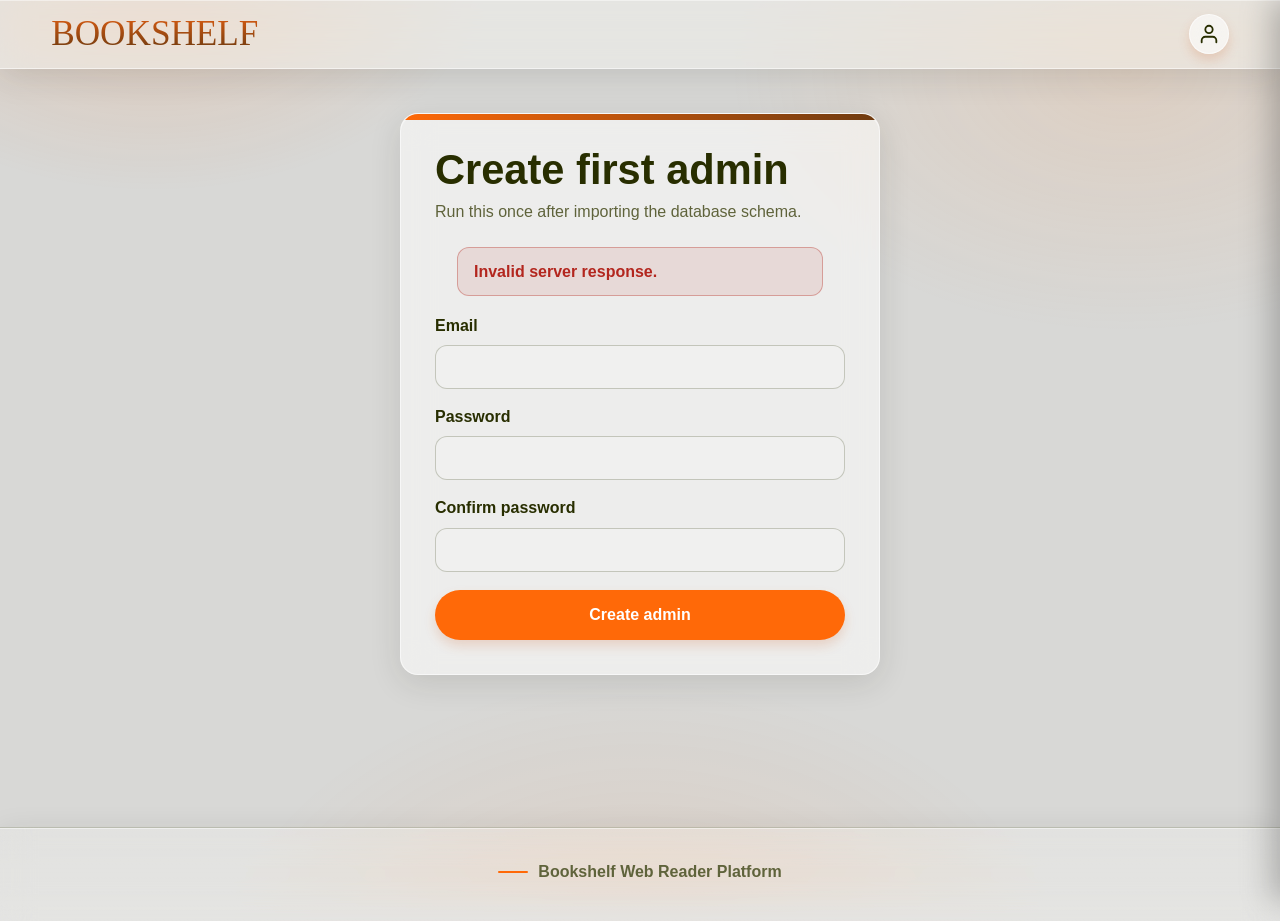
<file: setup_admin.html>
<?php require __DIR__ . '/version.php'; ?>
<!doctype html>
<html lang="en">
<head>
    <meta charset="utf-8">
    <meta name="viewport" content="width=device-width, initial-scale=1">
    <title>Create Admin - Bookshelf Reader</title>
    <link rel="icon" type="image/png" href="assets/images/favicon.png">
    <link rel="stylesheet" href="assets/css/style.css?v=<?= ASSET_VERSION ?>">
</head>
<body>
<header class="site-header">
    <a class="brand" href="index.html">
        <span class="brand-title">Bookshelf</span>
    </a>
    <div class="nav-actions">
        <button type="button" class="user-panel-toggle" id="userPanelToggle" aria-label="Open menu">
            <svg width="22" height="22" viewBox="0 0 24 24" fill="none" stroke="currentColor" stroke-width="2" stroke-linecap="round" stroke-linejoin="round"><path d="M20 21v-2a4 4 0 0 0-4-4H8a4 4 0 0 0-4 4v2"></path><circle cx="12" cy="7" r="4"></circle></svg>
        </button>
    </div>
</header>

<main class="page-shell">
    <section class="auth-card">
        <h1>Create first admin</h1>
        <p class="muted" id="setupMessage">Run this once after importing the database schema.</p>
        <div id="setupNotice"></div>
        <form method="post" class="stack-form" id="setupForm">
            <label>
                Email
                <input type="email" name="email" required>
            </label>
            <label>
                Password
                <input type="password" name="password" required minlength="8">
            </label>
            <label>
                Confirm password
                <input type="password" name="confirm_password" required minlength="8">
            </label>
            <button type="submit">Create admin</button>
        </form>
    </section>
</main>

<footer class="site-footer">
    <div class="site-footer-inner">
        <p>Bookshelf Web Reader Platform</p>
    </div>
</footer>
<script src="assets/js/app.js?v=<?= ASSET_VERSION ?>"></script>
<div class="user-panel-backdrop" id="userPanelBackdrop" hidden></div>
<aside class="user-panel" id="userPanel" aria-label="User menu">
    <div class="user-panel-header">
        <a class="brand user-panel-brand" href="index.html">
            <svg width="28" height="28" viewBox="0 0 24 24" fill="none" stroke="var(--orange)" stroke-width="2" stroke-linecap="round" stroke-linejoin="round"><path d="M4 19.5A2.5 2.5 0 0 1 6.5 17H20"></path><path d="M6.5 2H20v20H6.5A2.5 2.5 0 0 1 4 19.5v-15A2.5 2.5 0 0 1 6.5 2z"></path></svg>
            <span class="brand-title">Book<span>shelf</span></span>
        </a>
        <button type="button" class="user-panel-close" id="userPanelClose" aria-label="Close menu">
            <svg width="22" height="22" viewBox="0 0 24 24" fill="none" stroke="currentColor" stroke-width="2" stroke-linecap="round" stroke-linejoin="round"><line x1="18" y1="6" x2="6" y2="18"></line><line x1="6" y1="6" x2="18" y2="18"></line></svg>
        </button>
    </div>
    <div class="user-panel-body" id="userPanelBody"></div>
</aside>
</body>
</html>
</file>
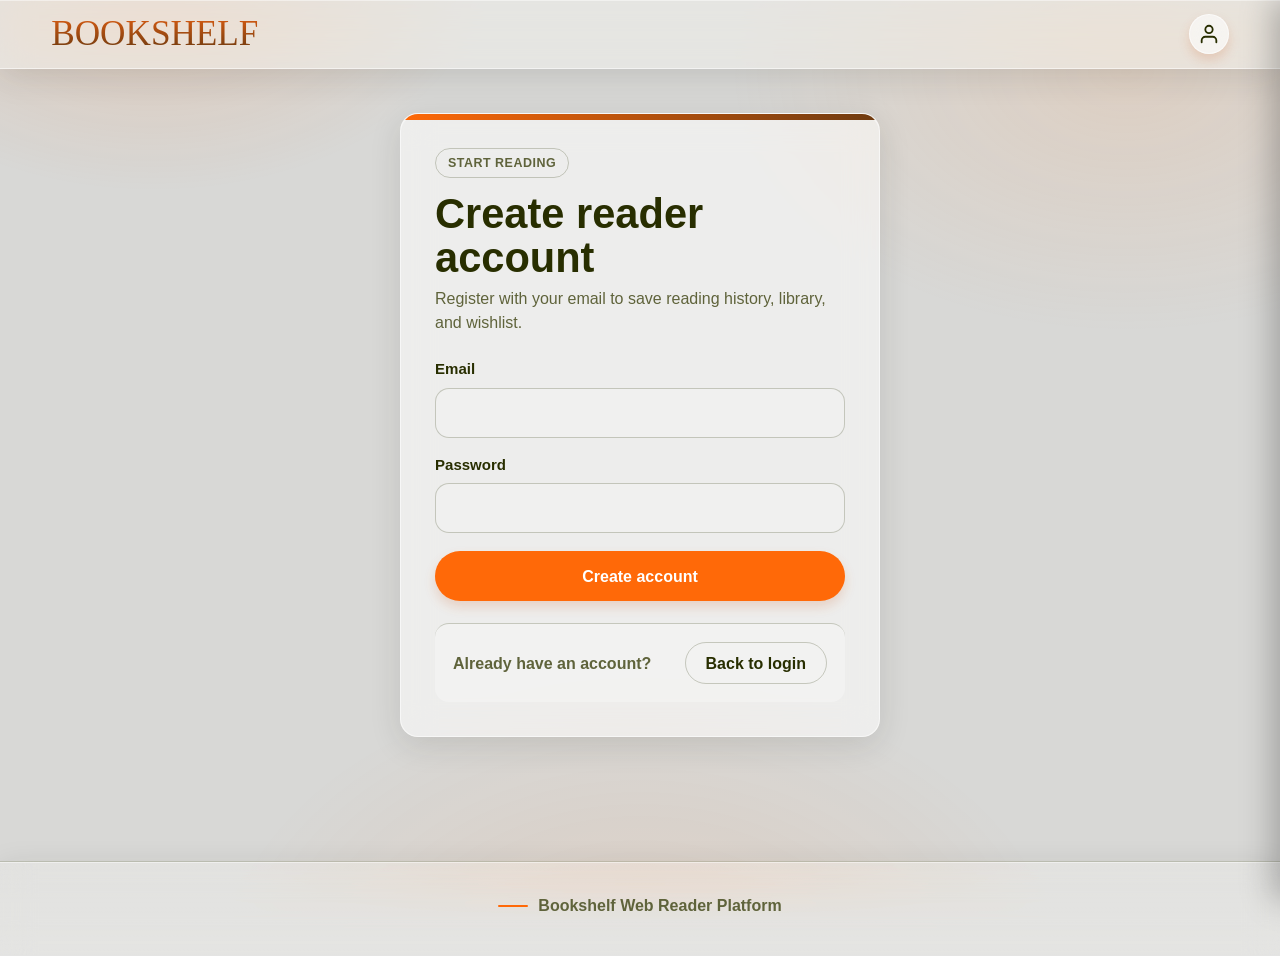
<file: signup.html>
<?php require __DIR__ . '/version.php'; ?>
<!doctype html>
<html lang="en">
<head>
    <meta charset="utf-8">
    <meta name="viewport" content="width=device-width, initial-scale=1">
    <title>Sign Up - Bookshelf</title>
    <link rel="icon" type="image/png" href="assets/images/favicon.png">
    <link rel="stylesheet" href="assets/css/style.css?v=<?= ASSET_VERSION ?>">
</head>
<body>
<header class="site-header">
    <a class="brand" href="index.html">
        <span class="brand-title">Bookshelf</span>
    </a>
    <div class="nav-actions">
        <button type="button" class="user-panel-toggle" id="userPanelToggle" aria-label="Open menu">
            <svg width="22" height="22" viewBox="0 0 24 24" fill="none" stroke="currentColor" stroke-width="2" stroke-linecap="round" stroke-linejoin="round"><path d="M20 21v-2a4 4 0 0 0-4-4H8a4 4 0 0 0-4 4v2"></path><circle cx="12" cy="7" r="4"></circle></svg>
        </button>
    </div>
</header>

<main class="page-shell auth-shell">
    <section class="auth-card">
        <div class="auth-kicker">Start reading</div>
        <h1>Create reader account</h1>
        <p class="muted">Register with your email to save reading history, library, and wishlist.</p>
        <div id="readerRegisterNotice"></div>
        <form method="post" class="stack-form" id="readerRegisterForm">
            <label class="field-group">
                <span>Email</span>
                <input type="email" name="email" required autocomplete="email">
            </label>
            <label class="field-group">
                <span>Password</span>
                <input type="password" name="password" required minlength="8" autocomplete="new-password">
            </label>
            <button type="submit">Create account</button>
        </form>
        <div class="auth-switch">
            <p>Already have an account?</p>
            <a class="button-link secondary" href="login.html">Back to login</a>
        </div>
        <form method="post" class="stack-form otp-form" id="readerOtpForm" hidden aria-label="Email OTP verification">
            <h2>Enter OTP</h2>
            <p class="muted" id="readerOtpMessage">Enter the OTP sent to your email.</p>
            <input type="hidden" name="email">
            <label class="field-group">
                <span>OTP</span>
                <input type="text" name="otp" required inputmode="numeric" maxlength="6" pattern="[0-9]{6}" autocomplete="one-time-code">
            </label>
            <button type="submit">Verify OTP</button>
        </form>
    </section>
</main>

<footer class="site-footer">
    <div class="site-footer-inner">
        <p>Bookshelf Web Reader Platform</p>
    </div>
</footer>
<script src="assets/js/app.js?v=<?= ASSET_VERSION ?>"></script>
<div class="user-panel-backdrop" id="userPanelBackdrop" hidden></div>
<aside class="user-panel" id="userPanel" aria-label="User menu">
    <div class="user-panel-header">
        <a class="brand user-panel-brand" href="index.html">
            <svg width="28" height="28" viewBox="0 0 24 24" fill="none" stroke="var(--orange)" stroke-width="2" stroke-linecap="round" stroke-linejoin="round"><path d="M4 19.5A2.5 2.5 0 0 1 6.5 17H20"></path><path d="M6.5 2H20v20H6.5A2.5 2.5 0 0 1 4 19.5v-15A2.5 2.5 0 0 1 6.5 2z"></path></svg>
            <span class="brand-title">Book<span>shelf</span></span>
        </a>
        <button type="button" class="user-panel-close" id="userPanelClose" aria-label="Close menu">
            <svg width="22" height="22" viewBox="0 0 24 24" fill="none" stroke="currentColor" stroke-width="2" stroke-linecap="round" stroke-linejoin="round"><line x1="18" y1="6" x2="6" y2="18"></line><line x1="6" y1="6" x2="18" y2="18"></line></svg>
        </button>
    </div>
    <div class="user-panel-body" id="userPanelBody"></div>
</aside>
</body>
</html>
</file>
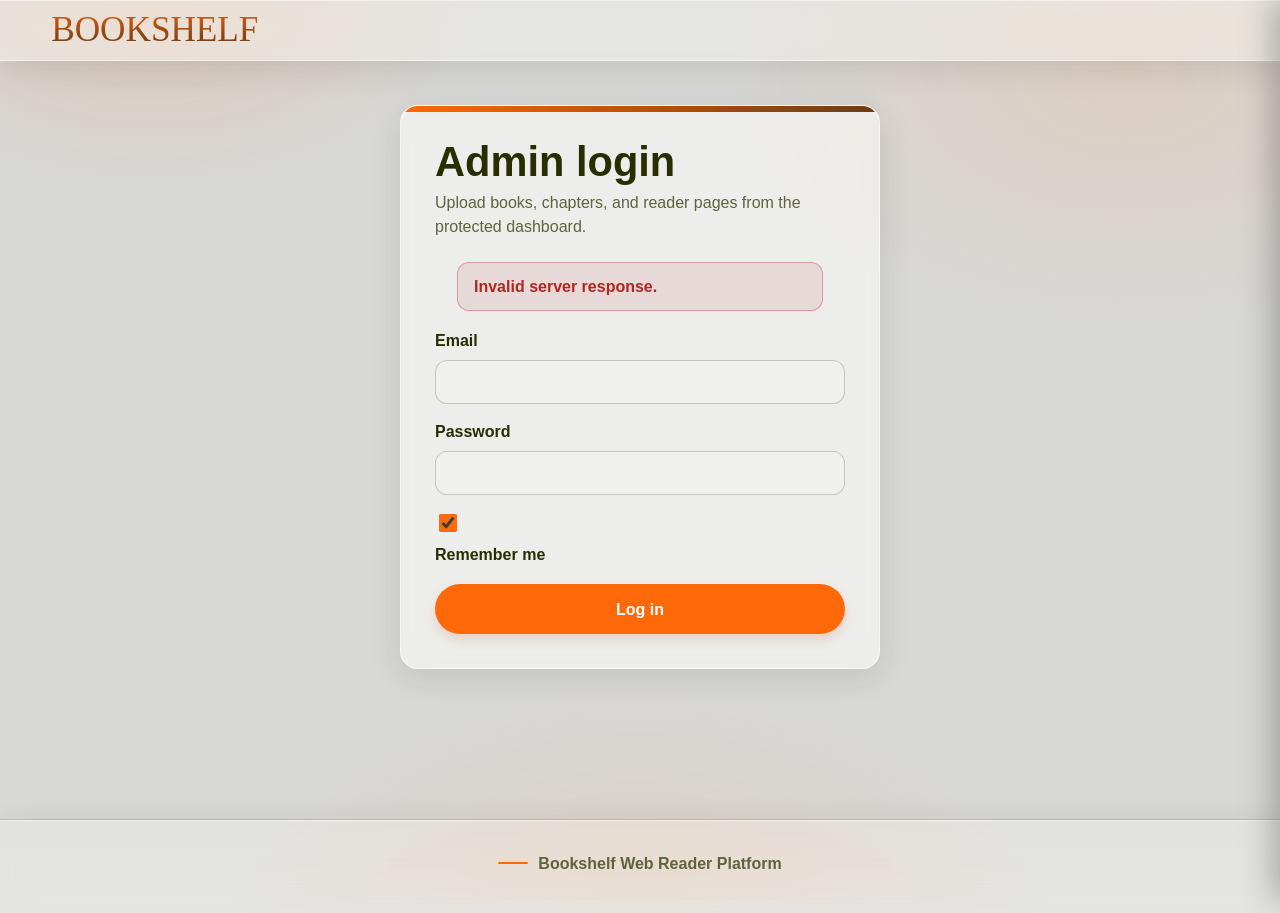
<file: admin/login.html>
<?php require __DIR__ . '/../version.php'; ?>
<!doctype html>
<html lang="en">
<head>
    <meta charset="utf-8">
    <meta name="viewport" content="width=device-width, initial-scale=1">
    <title>Admin Login - Bookshelf Reader</title>
    <link rel="icon" type="image/png" href="../assets/images/favicon.png">
    <link rel="stylesheet" href="../assets/css/style.css?v=<?= ASSET_VERSION ?>">
</head>
<body>
<header class="site-header">
    <a class="brand" href="../index.html">
        <span class="brand-title">Bookshelf</span>
    </a>
    <div class="nav-actions"></div>
</header>

<main class="page-shell">
    <section class="auth-card">
        <h1>Admin login</h1>
        <p class="muted">Upload books, chapters, and reader pages from the protected dashboard.</p>
        <div id="loginNotice"></div>
        <form method="post" class="stack-form" id="loginForm">
            <label>
                Email
                <input type="email" name="email" required autocomplete="email">
            </label>
            <label>
                Password
                <input type="password" name="password" required autocomplete="current-password">
            </label>
            <label class="remember-row">
                <input type="checkbox" name="remember" value="1" checked>
                <span>Remember me</span>
            </label>
            <button type="submit">Log in</button>
        </form>
    </section>
</main>

<footer class="site-footer">
    <div class="site-footer-inner">
        <p>Bookshelf Web Reader Platform</p>
    </div>
</footer>
<script src="../assets/js/app.js?v=<?= ASSET_VERSION ?>"></script>
<div class="user-panel-backdrop" id="userPanelBackdrop" hidden></div>
<aside class="user-panel" id="userPanel" aria-label="User menu">
    <div class="user-panel-header">
        <a class="brand user-panel-brand" href="../index.html">
            <svg width="28" height="28" viewBox="0 0 24 24" fill="none" stroke="var(--orange)" stroke-width="2" stroke-linecap="round" stroke-linejoin="round"><path d="M4 19.5A2.5 2.5 0 0 1 6.5 17H20"></path><path d="M6.5 2H20v20H6.5A2.5 2.5 0 0 1 4 19.5v-15A2.5 2.5 0 0 1 6.5 2z"></path></svg>
            <span class="brand-title">Book<span>shelf</span></span>
        </a>
        <button type="button" class="user-panel-close" id="userPanelClose" aria-label="Close menu">
            <svg width="22" height="22" viewBox="0 0 24 24" fill="none" stroke="currentColor" stroke-width="2" stroke-linecap="round" stroke-linejoin="round"><line x1="18" y1="6" x2="6" y2="18"></line><line x1="6" y1="6" x2="18" y2="18"></line></svg>
        </button>
    </div>
    <div class="user-panel-body" id="userPanelBody"></div>
</aside>
</body>
</html>
</file>
<file: assets/css/style.css>
:root {
    color-scheme: light;
    /* Color tokens */
    --page: #d8d8d6;
    --ink: #282e00;
    --muted: #5f633b;
    --orange: #ff6908;
    --orange-dark: #c64f12;
    --panel: #eeeeeb;
    --white: #ffffff;
    --line: rgba(40, 46, 0, 0.22);
    --shadow: 0 10px 16px rgba(35, 32, 22, 0.22);
    --danger: #b3261e;
    --header-bg: rgba(216, 216, 214, 0.92);
    --soft-panel: rgba(255, 255, 255, 0.26);
    --soft-panel-hover: rgba(255, 255, 255, 0.34);
    --input-bg: rgba(255, 255, 255, 0.15);
    --brand-gradient-start: #d35a12;
    --brand-gradient-end: #6f3b10;
    --toggle-bg: rgba(255, 255, 255, 0.48);
    --toggle-border: rgba(40, 46, 0, 0.18);
    --toggle-thumb: #ffffff;
    --toggle-track-start: #fff3d6;
    --toggle-track-end: #ffb45f;
    --toggle-sun: #8a4604;
    --cover-placeholder-start: #fff4df;
    --cover-placeholder-end: #e86613;
    --cover-frame-bg: #cfcac4;
    --hero-dark-bg: rgba(15, 17, 18, 0.76);
    --flash-success: #1e4d2d;
    --flash-success-bg: rgba(49, 117, 68, 0.12);
    --flash-success-border: rgba(49, 117, 68, 0.34);
    --slider-dot: rgba(65, 72, 20, 0.62);
    --slider-dot-active-glow: rgba(255, 122, 26, 0.50);
    --glass-bg: rgba(255, 255, 255, 0.55);
    --glass-bg-strong: rgba(238, 238, 235, 0.62);
    --glass-border: rgba(255, 255, 255, 0.55);
    --glass-shadow: 0 8px 32px rgba(35, 32, 22, 0.12);
    --glass-blur: blur(16px) saturate(180%);
    --glass-highlight: inset 0 1px 0 rgba(255, 255, 255, 0.45);

    /* Border radius tokens */
    --radius-xs: 4px;
    --radius-sm: 8px;
    --radius-md: 12px;
    --radius-lg: 18px;
    --radius-xl: 26px;
    --radius-pill: 999px;

    /* Spacing tokens */
    --space-xs: 4px;
    --space-sm: 8px;
    --space-md: 16px;
    --space-lg: 28px;
    --space-xl: 48px;

    /* Z-index tokens */
    --z-reader-toolbar: 5;
    --z-header: 20;
    --z-search-overlay: 30;
    --z-hero-dots: 50;
    --z-backdrop: 90;
    --z-panel: 95;
}

[hidden] {
    display: none !important;
}

:root[data-theme="dark"] {
    color-scheme: dark;
    --page: #111416;
    --ink: #f1efe7;
    --muted: #b9b5a8;
    --orange: #ff7a1a;
    --orange-dark: #ff9b4f;
    --panel: #1d2226;
    --white: #f7f5ee;
    --line: rgba(255, 255, 255, 0.16);
    --shadow: 0 14px 34px rgba(0, 0, 0, 0.42);
    --danger: #ff8a8a;
    --header-bg: rgba(17, 20, 22, 0.88);
    --soft-panel: rgba(255, 255, 255, 0.08);
    --soft-panel-hover: rgba(255, 255, 255, 0.13);
    --input-bg: rgba(255, 255, 255, 0.07);
    --brand-gradient-start: #ff9b4f;
    --brand-gradient-end: #ffd7a8;
    --toggle-bg: rgba(255, 255, 255, 0.12);
    --toggle-border: rgba(255, 255, 255, 0.18);
    --toggle-thumb: #ff9b4f;
    --toggle-track-start: #171f2b;
    --toggle-track-end: #4d5d83;
    --toggle-sun: rgba(255, 255, 255, 0.58);
    --cover-placeholder-start: #fff4df;
    --cover-placeholder-end: #e86613;
    --cover-frame-bg: #cfcac4;
    --hero-dark-bg: rgba(15, 17, 18, 0.86);
    --flash-success: #1e4d2d;
    --flash-success-bg: rgba(49, 117, 68, 0.12);
    --flash-success-border: rgba(49, 117, 68, 0.34);
    --slider-dot: rgba(65, 72, 20, 0.62);
    --slider-dot-active-glow: rgba(255, 122, 26, 0.50);
    --glass-bg: rgba(29, 34, 38, 0.55);
    --glass-bg-strong: rgba(29, 34, 38, 0.65);
    --glass-border: rgba(255, 255, 255, 0.14);
    --glass-shadow: 0 8px 32px rgba(0, 0, 0, 0.4);
    --glass-blur: blur(16px) saturate(180%);
    --glass-highlight: inset 0 1px 0 rgba(255, 255, 255, 0.12);
}

* {
    box-sizing: border-box;
}

html {
    scroll-behavior: smooth;
}

body {
    margin: 0;
    background: var(--page);
    color: var(--ink);
    font-family: "Trebuchet MS", Arial, sans-serif;
    line-height: 1.45;
    transition: background 180ms ease, color 180ms ease;
}

/* Ambient gradient wash so glass surfaces have depth to blur */
body::before {
    content: "";
    position: fixed;
    inset: 0;
    z-index: -1;
    pointer-events: none;
    background:
        radial-gradient(560px 380px at 12% -4%, rgba(255, 105, 8, 0.16), transparent 60%),
        radial-gradient(640px 420px at 88% 8%, rgba(255, 155, 79, 0.14), transparent 62%),
        radial-gradient(720px 520px at 50% 110%, rgba(255, 105, 8, 0.10), transparent 60%);
}

:root[data-theme="dark"] body::before {
    background:
        radial-gradient(560px 380px at 12% -4%, rgba(255, 122, 26, 0.18), transparent 60%),
        radial-gradient(640px 420px at 88% 8%, rgba(91, 91, 214, 0.12), transparent 62%),
        radial-gradient(720px 520px at 50% 110%, rgba(255, 122, 26, 0.10), transparent 60%);
}

a {
    color: inherit;
    text-decoration: none;
}

img {
    display: block;
    max-width: 100%;
}

input,
textarea,
select,
button {
    font: inherit;
}

button,
.button-link {
    display: inline-flex;
    align-items: center;
    justify-content: center;
    min-height: 42px;
    padding: 0 20px;
    border: 0;
    border-radius: var(--radius-pill);
    background: var(--orange);
    color: var(--white);
    font-weight: 800;
    cursor: pointer;
    box-shadow: 0 6px 12px rgba(198, 79, 18, 0.18);
}

button:hover,
.button-link:hover {
    background: var(--orange-dark);
}

button:disabled {
    opacity: 0.5;
    cursor: not-allowed;
}

.button-link.secondary {
    border: 1px solid var(--line);
    background: transparent;
    color: var(--ink);
    box-shadow: none;
}

.danger-button {
    min-height: 34px;
    padding: 0 14px;
    border: 1px solid rgba(179, 38, 30, 0.35);
    background: rgba(179, 38, 30, 0.09);
    color: var(--danger);
    box-shadow: none;
}

.danger-button:hover {
    background: rgba(179, 38, 30, 0.18);
}

.secondary-button {
    min-height: 34px;
    padding: 0 14px;
    border: 1px solid var(--line);
    background: transparent;
    color: var(--ink);
    box-shadow: none;
}

.secondary-button:hover {
    background: var(--soft-panel-hover);
}

.site-header {
    position: sticky;
    top: 0;
    z-index: 20;
    display: flex;
    align-items: center;
    gap: 16px;
    padding: 14px clamp(16px, 4vw, 58px);
    border-bottom: 1px solid var(--glass-border);
    background: var(--glass-bg-strong);
    backdrop-filter: var(--glass-blur);
    -webkit-backdrop-filter: var(--glass-blur);
    box-shadow: var(--glass-shadow), var(--glass-highlight);
}

.brand {
    display: flex;
    align-items: center;
    text-decoration: none;
    flex-shrink: 0;
}

.brand-title {
    background: -webkit-linear-gradient(var(--brand-gradient-start), var(--brand-gradient-end));
    background-clip: text;
    -webkit-background-clip: text;
    -webkit-text-fill-color: transparent;
    font-family: Georgia, "Times New Roman", serif;
    font-size: 2.2rem;
    font-weight: 400;
    line-height: 0.9;
    text-transform: uppercase;
}

.nav-actions {
    display: flex;
    align-items: center;
    gap: 8px;
    margin-left: auto;
}

/* User toggle sits to the right of the inline search */
.site-header:has(> .search-overlay) > .search-overlay {
    order: 2;
}

.site-header:has(> .search-overlay) > .nav-actions {
    order: 3;
    margin-left: 0;
}

.nav-login {
    display: inline-flex;
    align-items: center;
    min-height: 38px;
    padding: 0 16px;
    border: 1px solid var(--glass-border);
    border-radius: 999px;
    background: var(--glass-bg);
    backdrop-filter: var(--glass-blur);
    -webkit-backdrop-filter: var(--glass-blur);
    color: var(--ink);
    font-weight: 500;
    text-decoration: none;
    transition: background 180ms ease, color 180ms ease;
    white-space: nowrap;
}

.nav-login:hover {
    color: var(--orange-dark);
    background: var(--soft-panel-hover);
}

.search-toggle {
    display: inline-flex;
    align-items: center;
    justify-content: center;
    width: 40px;
    height: 40px;
    min-height: 40px;
    padding: 0;
    border: 1px solid var(--glass-border);
    border-radius: 50%;
    background: var(--glass-bg);
    backdrop-filter: var(--glass-blur);
    -webkit-backdrop-filter: var(--glass-blur);
    color: var(--ink);
    cursor: pointer;
    transition: background 180ms ease, color 180ms ease;
}

.search-toggle:hover {
    color: var(--orange-dark);
    background: var(--soft-panel-hover);
}

.page-shell {
    width: min(1120px, calc(100% - 44px));
    min-height: calc(100vh - 190px);
    margin: 0 auto;
    padding: 26px 0 58px;
}

.site-footer {
    margin-top: 34px;
    padding: 28px 16px 34px;
    border-top: 1px solid var(--glass-border);
    background: var(--glass-bg-strong);
    backdrop-filter: var(--glass-blur);
    -webkit-backdrop-filter: var(--glass-blur);
    box-shadow: var(--glass-shadow), var(--glass-highlight);
    text-align: center;
}

.site-footer p {
    display: inline-flex;
    align-items: center;
    gap: 10px;
    margin: 0;
    color: var(--muted);
    font-weight: 800;
}

.site-footer p::before {
    content: "";
    width: 30px;
    height: 2px;
    border-radius: 999px;
    background: var(--orange);
}

h1,
h2,
h3,
p {
    margin-top: 0;
}

h1,
h2,
h3 {
    color: var(--ink);
}

.intro-copy {
    margin: 4px 0 12px 18px;
}

.intro-copy h1 {
    margin: 0;
    font-size: 1.55rem;
    line-height: 1.1;
}

.intro-copy p {
    margin: 0;
    color: var(--ink);
    font-size: 1rem;
}


.welcome-block {
    margin: 14px 28px 20px;
    padding-bottom: 8px;
    border-bottom: 1px solid var(--line);
}

.welcome-block h2 {
    margin: 0;
    font-size: 1.55rem;
    font-weight: 500;
}

.eyebrow {
    margin: 0 0 6px;
    color: var(--orange-dark);
    font-size: 0.82rem;
    font-weight: 800;
    text-transform: uppercase;
}

.muted {
    color: var(--muted);
}

/* Default: search toggle and close hidden (desktop shows inline search) */
.search-toggle,
.search-close {
    display: none;
}

/* Desktop: search overlay is inline in the navbar */
.search-overlay {
    position: relative;
    display: flex;
    flex-direction: column;
    align-items: stretch;
    margin-left: auto;
    max-width: 360px;
    width: 100%;
}

.search-overlay .search-bar {
    display: flex;
    align-items: center;
    gap: 8px;
    width: 100%;
}

.search-overlay .search-bar input {
    flex: 1;
    height: 40px;
    padding: 0 14px;
    border: 1px solid var(--glass-border);
    border-radius: 999px;
    background: var(--glass-bg);
    backdrop-filter: var(--glass-blur);
    -webkit-backdrop-filter: var(--glass-blur);
    color: var(--ink);
    font-size: 0.92rem;
    outline: none;
    transition: border-color 180ms ease;
}

.search-overlay .search-bar input:focus {
    border-color: var(--orange);
}

.search-overlay .search-bar input::placeholder {
    color: var(--muted);
}

.search-overlay .search-bar button[type="submit"] {
    display: inline-flex;
    align-items: center;
    justify-content: center;
    width: 36px;
    height: 36px;
    min-height: 36px;
    padding: 0;
    border: none;
    border-radius: 50%;
    background: transparent;
    color: var(--ink);
    cursor: pointer;
    flex-shrink: 0;
    transition: color 180ms ease;
}

.search-overlay .search-bar button[type="submit"]:hover {
    color: var(--orange);
}

@keyframes slideDown {
    from { opacity: 0; transform: translateY(-10px); }
    to { opacity: 1; transform: translateY(0); }
}

.search-overlay[hidden] {
    display: none;
}

.search-bar {
    display: flex;
    align-items: center;
    gap: 10px;
}

.search-close:hover {
    color: var(--orange-dark);
    background: var(--soft-panel-hover);
}

/* =========================================================
   USER PANEL (side drawer)
   ========================================================= */

.user-panel-toggle {
    display: inline-flex;
    align-items: center;
    justify-content: center;
    width: 40px;
    height: 40px;
    min-height: 40px;
    padding: 0;
    border: 1px solid var(--glass-border);
    border-radius: 50%;
    background: var(--glass-bg);
    backdrop-filter: var(--glass-blur);
    -webkit-backdrop-filter: var(--glass-blur);
    color: var(--ink);
    cursor: pointer;
    transition: background 180ms ease, color 180ms ease;
}

.user-panel-toggle:hover {
    color: var(--orange-dark);
    background: var(--soft-panel-hover);
}

.user-panel-toggle.has-avatar,
.user-panel-toggle.has-initial {
    overflow: hidden;
    border-color: var(--orange);
}

.user-panel-toggle .header-avatar-img {
    width: 100%;
    height: 100%;
    border-radius: 50%;
    object-fit: cover;
}

.user-panel-toggle .header-avatar-initial {
    display: grid;
    place-items: center;
    width: 100%;
    height: 100%;
    border-radius: 50%;
    background: var(--orange);
    color: var(--white);
    font-size: 1.1rem;
    font-weight: 900;
    line-height: 1;
}

.user-panel-backdrop {
    position: fixed;
    inset: 0;
    z-index: 90;
    background: rgba(0, 0, 0, 0.5);
    opacity: 0;
    transition: opacity 250ms ease;
    pointer-events: none;
}

.user-panel-backdrop.open {
    opacity: 1;
    pointer-events: auto;
}

.user-panel-backdrop[hidden] {
    display: block;
    opacity: 0;
    pointer-events: none;
}

.user-panel {
    position: fixed;
    top: 0;
    right: 0;
    z-index: 95;
    width: min(380px, 90vw);
    height: 100vh;
    display: flex;
    flex-direction: column;
    background: var(--glass-bg-strong);
    border-left: 1px solid var(--glass-border);
    box-shadow: -8px 0 30px rgba(0, 0, 0, 0.25), var(--glass-highlight);
    backdrop-filter: var(--glass-blur);
    -webkit-backdrop-filter: var(--glass-blur);
    transform: translateX(100%);
    transition: transform 300ms cubic-bezier(0.4, 0, 0.2, 1);
    overflow-y: auto;
}

.user-panel.open {
    transform: translateX(0);
}

.user-panel-header {
    display: flex;
    align-items: center;
    justify-content: space-between;
    padding: 18px 20px;
    border-bottom: 1px solid var(--line);
    flex-shrink: 0;
}

.user-panel-brand {
    display: flex;
    align-items: center;
    gap: 8px;
    text-decoration: none;
}

.user-panel-brand .brand-title {
    font-size: 1.4rem;
}

.user-panel-brand .brand-title span {
    color: var(--orange);
}

.user-panel-close {
    display: inline-flex;
    align-items: center;
    justify-content: center;
    width: 36px;
    height: 36px;
    padding: 0;
    border: none;
    border-radius: 8px;
    background: transparent;
    color: var(--muted);
    cursor: pointer;
    transition: background 180ms ease, color 180ms ease;
}

.user-panel-close:hover {
    background: var(--soft-panel-hover);
    color: var(--ink);
}

.user-panel-body {
    flex: 1;
    overflow-y: auto;
    padding: 20px;
}

/* Guest panel styles */
.panel-guest-avatar {
    display: flex;
    align-items: center;
    gap: 14px;
    margin-bottom: 24px;
}

.panel-guest-icon {
    display: flex;
    align-items: center;
    justify-content: center;
    width: 56px;
    height: 56px;
    border-radius: 50%;
    background: var(--soft-panel);
    border: 2px solid var(--line);
    color: var(--muted);
    flex-shrink: 0;
}

.panel-guest-info h3 {
    margin: 0;
    font-size: 1.15rem;
    color: var(--ink);
}

.panel-guest-info p {
    margin: 2px 0 0;
    color: var(--muted);
    font-size: 0.88rem;
}

.panel-divider {
    height: 1px;
    background: var(--line);
    margin: 16px 0;
}

.panel-section-title {
    margin: 0 0 12px;
    color: var(--muted);
    font-size: 0.78rem;
    font-weight: 700;
    text-transform: uppercase;
    letter-spacing: 0.05em;
}

.panel-row {
    display: flex;
    align-items: center;
    gap: 14px;
    padding: 12px 14px;
    border-radius: 12px;
    text-decoration: none;
    color: var(--ink);
    font-weight: 500;
    cursor: pointer;
    transition: background 180ms ease;
    border: none;
    background: none;
    width: 100%;
    text-align: left;
    font-size: 0.95rem;
}

.panel-row:hover {
    background: var(--soft-panel-hover);
}

.panel-row-icon {
    display: flex;
    align-items: center;
    justify-content: center;
    width: 36px;
    height: 36px;
    border-radius: 10px;
    background: var(--soft-panel);
    color: var(--orange);
    flex-shrink: 0;
}

.panel-row-icon svg {
    width: 18px;
    height: 18px;
}

.panel-row-label {
    flex: 1;
}

.panel-row-value {
    color: var(--muted);
    font-size: 0.85rem;
}

.panel-row-arrow {
    color: var(--muted);
    flex-shrink: 0;
}

.panel-btn-primary {
    display: flex;
    align-items: center;
    justify-content: center;
    gap: 10px;
    width: 100%;
    padding: 14px;
    border: none;
    border-radius: 12px;
    background: var(--orange);
    color: var(--white);
    font-size: 1rem;
    font-weight: 600;
    cursor: pointer;
    transition: background 180ms ease;
    text-decoration: none;
}

.panel-btn-primary:hover {
    background: var(--orange-dark);
}

.panel-link-secondary {
    display: block;
    text-align: center;
    padding: 12px;
    color: var(--muted);
    text-decoration: none;
    font-size: 0.92rem;
    font-weight: 500;
}

.panel-link-secondary:hover {
    color: var(--orange);
}

/* Logged-in panel styles */
.panel-user-avatar {
    display: flex;
    align-items: center;
    gap: 14px;
    margin-bottom: 24px;
}

.panel-user-icon {
    display: flex;
    align-items: center;
    justify-content: center;
    width: 56px;
    height: 56px;
    border-radius: 50%;
    background: var(--orange);
    color: var(--white);
    font-size: 1.5rem;
    font-weight: 700;
    flex-shrink: 0;
    overflow: hidden;
}

.panel-user-icon img {
    width: 100%;
    height: 100%;
    object-fit: cover;
}

.panel-user-info h3 {
    margin: 0;
    font-size: 1.15rem;
    color: var(--ink);
}

.panel-user-info p {
    margin: 2px 0 0;
    color: var(--muted);
    font-size: 0.85rem;
}

input,
textarea,
select {
    width: 100%;
    border: 1px solid var(--line);
    border-radius: 12px;
    background: var(--input-bg);
    color: var(--ink);
    outline: none;
}

input,
select {
    height: 44px;
    padding: 0 14px;
}

select option {
    background-color: var(--panel);
    color: var(--ink);
}

input[type="checkbox"],
input[type="radio"] {
    width: 18px;
    height: 18px;
    padding: 0;
    flex-shrink: 0;
    accent-color: var(--orange);
}

.genre-search-panel {
    position: absolute;
    top: calc(100% + 10px);
    left: 0;
    right: 0;
    z-index: 30;
    padding: 14px;
    border: 1px solid var(--glass-border);
    border-radius: 16px;
    background: var(--glass-bg-strong);
    box-shadow: var(--glass-shadow), var(--glass-highlight);
    backdrop-filter: var(--glass-blur);
    -webkit-backdrop-filter: var(--glass-blur);
}

.genre-search-panel p {
    margin: 0 0 10px;
    color: var(--muted);
    font-size: 0.86rem;
    font-weight: 800;
}

.genre-list,
.genre-chip-list {
    display: flex;
    flex-wrap: wrap;
    gap: 8px;
}

.genre-chip,
.genre-pill {
    display: inline-flex;
    align-items: center;
    min-height: 30px;
    padding: 0 12px;
    border: 1px solid var(--glass-border);
    border-radius: 999px;
    background: var(--glass-bg);
    backdrop-filter: var(--glass-blur);
    -webkit-backdrop-filter: var(--glass-blur);
    color: var(--ink);
    font-size: 0.82rem;
    font-weight: 800;
}

.genre-chip:hover {
    border-color: var(--orange);
    background: rgba(255, 105, 8, 0.14);
}

textarea {
    min-height: 120px;
    padding: 12px;
    resize: vertical;
}

input:focus,
textarea:focus,
select:focus {
    border-color: var(--orange-dark);
    box-shadow: 0 0 0 3px rgba(255, 105, 8, 0.14);
}

.section-heading {
    display: flex;
    align-items: end;
    justify-content: space-between;
    gap: 14px;
    margin: 10px 28px 24px;
}

.section-heading h2 {
    margin: 0;
    font-size: 1.55rem;
    font-weight: 900;
}

.section-heading p {
    margin: 0;
    font-size: 1.05rem;
}

.section-heading a,
.section-heading span {
    color: var(--muted);
}

.book-grid {
    display: grid;
    grid-template-columns: repeat(5, minmax(130px, 1fr));
    gap: 30px;
    padding: 0 28px;
}

.book-shelf {
    margin-top: 34px;
}

.shelf-controls {
    display: flex;
    gap: 8px;
}

.shelf-scroll-button {
    width: 38px;
    min-height: 38px;
    padding: 0;
    border: 1px solid var(--glass-border);
    background: var(--glass-bg);
    color: var(--ink);
    box-shadow: var(--glass-shadow);
    backdrop-filter: var(--glass-blur);
    -webkit-backdrop-filter: var(--glass-blur);
}

.shelf-track {
    display: grid;
    grid-auto-flow: column;
    grid-auto-columns: 170px;
    gap: 24px;
    padding: 0 28px 14px;
    overflow-x: auto;
    overscroll-behavior-inline: contain;
    scroll-behavior: smooth;
    scrollbar-width: none;
}

.shelf-track::-webkit-scrollbar {
    display: none;
}

.shelf-track .book-card {
    min-width: 0;
}

.book-card {
    overflow: visible;
    background: transparent;
    transition: transform 220ms ease;
}

.book-card:hover {
    transform: translateY(-6px);
}

.book-card:hover .cover-frame {
    box-shadow: 0 14px 28px rgba(35, 32, 22, 0.28), 0 0 0 2px rgba(255, 105, 8, 0.45);
}

.book-card:hover h3 {
    color: var(--orange-dark);
}

.cover-frame {
    position: relative;
    overflow: hidden;
    aspect-ratio: 0.72 / 1;
    border-radius: var(--radius-sm);
    background: var(--cover-frame-bg);
    box-shadow: 0 8px 16px rgba(34, 30, 20, 0.18);
}

.cover-frame img {
    width: 100%;
    height: 100%;
    object-fit: cover;
    transition: transform 300ms ease;
}

.book-card:hover .cover-frame img {
    transform: scale(1.05);
}

.book-badge {
    position: absolute;
    right: 8px;
    bottom: 8px;
    display: inline-flex;
    align-items: center;
    min-height: 26px;
    padding: 0 10px;
    border-radius: 999px;
    background: var(--orange);
    color: var(--white);
    font-size: 0.74rem;
    font-weight: 900;
    letter-spacing: 0;
    box-shadow: 0 4px 10px rgba(35, 32, 22, 0.22);
}

.cover-placeholder {
    display: grid;
    place-items: center;
    width: 100%;
    height: 100%;
    padding: 18px;
    background: linear-gradient(145deg, var(--cover-placeholder-start), var(--cover-placeholder-end));
    color: var(--white);
    font-family: Georgia, "Times New Roman", serif;
    font-size: 3rem;
    font-weight: 900;
}

.book-card-body {
    min-height: 78px;
    padding: 12px 0 0;
}

.book-card h3 {
    display: -webkit-box;
    margin-bottom: 2px;
    overflow: hidden;
    color: var(--ink);
    font-size: 0.95rem;
    line-height: 1.25;
    line-clamp: 2;
    -webkit-line-clamp: 2;
    -webkit-box-orient: vertical;
    transition: color 180ms ease;
}

.book-card p {
    margin: 0;
    color: var(--muted);
    font-size: 0.86rem;
}

@media (prefers-reduced-motion: reduce) {
    .book-card,
    .book-card h3,
    .cover-frame img {
        transition: none;
    }

    .book-card:hover {
        transform: none;
    }

    .book-card:hover .cover-frame img {
        transform: none;
    }
}

.book-card .card-genres {
    margin-top: 3px;
    color: var(--orange-dark);
    font-size: 0.78rem;
    font-weight: 800;
}

.pagination {
    display: flex;
    align-items: center;
    justify-content: center;
    width: fit-content;
    max-width: 100%;
    margin: 32px auto 0;
    padding: 6px;
    gap: 4px;
    background: rgba(238, 238, 235, 0.55);
    border: 1px solid rgba(255, 255, 255, 0.5);
    border-radius: var(--radius-pill);
    box-shadow: 0 8px 32px rgba(35, 32, 22, 0.14), inset 0 1px 0 rgba(255, 255, 255, 0.45);
    backdrop-filter: blur(16px) saturate(180%);
    -webkit-backdrop-filter: blur(16px) saturate(180%);
    user-select: none;
}

:root[data-theme="dark"] .pagination {
    background: rgba(29, 34, 38, 0.55);
    border-color: rgba(255, 255, 255, 0.14);
    box-shadow: 0 8px 32px rgba(0, 0, 0, 0.4), inset 0 1px 0 rgba(255, 255, 255, 0.12);
}

.pagination a.page-num {
    display: grid;
    place-items: center;
    min-width: 40px;
    height: 40px;
    padding: 0 10px;
    border: 1px solid transparent;
    border-radius: 999px;
    background: transparent;
    color: var(--muted);
    font-size: 0.95rem;
    font-weight: 600;
    line-height: 1;
    text-decoration: none;
    cursor: pointer;
    transition: background 160ms ease, color 160ms ease, border-color 160ms ease, transform 160ms ease;
}

.pagination a.page-num:hover {
    color: var(--ink);
    background: rgba(255, 255, 255, 0.55);
    border-color: rgba(255, 255, 255, 0.6);
    backdrop-filter: blur(8px);
    -webkit-backdrop-filter: blur(8px);
}

.pagination a.page-num:focus-visible,
.pagination a.page-arrow:focus-visible {
    outline: 2px solid var(--orange);
    outline-offset: 2px;
}

.pagination a.page-num.active {
    min-width: 40px;
    height: 40px;
    background: linear-gradient(135deg, var(--orange), var(--orange-dark));
    border-color: rgba(255, 255, 255, 0.35);
    color: var(--white);
    font-weight: 700;
    box-shadow: 0 4px 16px rgba(255, 105, 8, 0.4), inset 0 1px 0 rgba(255, 255, 255, 0.35);
    backdrop-filter: blur(8px);
    -webkit-backdrop-filter: blur(8px);
}

.pagination a.page-num.active:hover {
    background: var(--orange);
    color: var(--white);
    border-color: var(--orange);
    transform: none;
}

.pagination .page-ellipsis {
    display: grid;
    place-items: center;
    min-width: 32px;
    color: var(--muted);
    font-size: 0.95rem;
    font-weight: 600;
    letter-spacing: 1px;
    pointer-events: none;
}

.pagination a.page-arrow {
    display: grid;
    place-items: center;
    width: 40px;
    height: 40px;
    border: 1px solid transparent;
    border-radius: 999px;
    background: transparent;
    color: var(--ink);
    text-decoration: none;
    cursor: pointer;
    transition: background 160ms ease, border-color 160ms ease, opacity 160ms ease;
}

.pagination a.page-arrow svg {
    width: 18px;
    height: 18px;
}

.pagination a.page-arrow:hover {
    background: rgba(255, 255, 255, 0.55);
    border-color: rgba(255, 255, 255, 0.6);
    color: var(--ink);
    backdrop-filter: blur(8px);
    -webkit-backdrop-filter: blur(8px);
}

.pagination a.page-arrow.disabled {
    opacity: 0.35;
    pointer-events: none;
    cursor: default;
}

@media (max-width: 560px) {
    .pagination {
        gap: 2px;
        padding: 4px;
    }
    .pagination a.page-num,
    .pagination a.page-num.active,
    .pagination a.page-arrow {
        min-width: 36px;
        height: 36px;
        padding: 0 8px;
        font-size: 0.9rem;
    }
}

.book-detail {
    display: grid;
    grid-template-columns: 280px minmax(0, 1fr);
    gap: 28px;
    align-items: start;
    padding: 24px;
    border: 1px solid var(--glass-border);
    border-radius: var(--radius-lg);
    background: var(--glass-bg);
    box-shadow: var(--glass-shadow), var(--glass-highlight);
    backdrop-filter: var(--glass-blur);
    -webkit-backdrop-filter: var(--glass-blur);
}

.admin-actions {
    display: flex;
    flex-wrap: wrap;
    gap: 10px;
    justify-content: flex-end;
}

.admin-summary {
    display: grid;
    grid-template-columns: repeat(3, minmax(0, 1fr));
    gap: 14px;
    margin: 18px 0;
}

.admin-summary article {
    padding: 18px;
    border: 1px solid var(--glass-border);
    border-radius: 14px;
    background: var(--glass-bg);
    box-shadow: var(--glass-shadow), var(--glass-highlight);
    backdrop-filter: var(--glass-blur);
    -webkit-backdrop-filter: var(--glass-blur);
}

.admin-summary span {
    display: block;
    margin-bottom: 4px;
    color: var(--orange-dark);
    font-size: 2rem;
    font-weight: 900;
    line-height: 1;
}

.admin-summary p {
    margin: 0;
    color: var(--muted);
    font-weight: 800;
}

.admin-head {
    display: flex;
    align-items: center;
    justify-content: space-between;
    flex-wrap: wrap;
    gap: 16px;
    margin-bottom: 18px;
}

.admin-head h1 {
    margin: 0 0 6px;
}

.admin-head .muted {
    margin: 0;
}

.admin-stat-card {
    display: flex;
    align-items: center;
    gap: 14px;
}

.admin-stat-icon {
    display: inline-grid;
    place-items: center;
    width: 46px;
    height: 46px;
    flex-shrink: 0;
    border-radius: 14px;
    background: rgba(255, 105, 8, 0.12);
    color: var(--orange-dark);
}

.admin-stat-icon svg {
    width: 22px;
    height: 22px;
}

#adminBookCount,
#adminChapterCount,
#adminGenreCount {
    display: block;
    margin-bottom: 2px;
    color: var(--ink);
    font-size: 1.7rem;
    font-weight: 900;
    line-height: 1;
}

.admin-tabs {
    display: flex;
    flex-wrap: wrap;
    gap: 10px;
    margin: 20px 0 0;
}

.admin-tabs button {
    min-height: 40px;
    padding: 0 22px;
    border: 1px solid var(--glass-border);
    border-radius: var(--radius-pill);
    background: var(--glass-bg);
    backdrop-filter: var(--glass-blur);
    -webkit-backdrop-filter: var(--glass-blur);
    color: var(--muted);
    box-shadow: var(--glass-shadow);
    font-size: 0.95rem;
    font-weight: 800;
}

.admin-tabs button:not(.active):hover {
    background: var(--soft-panel-hover);
    color: var(--ink);
}

.admin-tabs button.active {
    border-color: transparent;
    background: var(--orange);
    color: var(--white);
}

.admin-tab-panel {
    display: none;
    padding-top: 18px;
}

.admin-tab-panel.active {
    display: block;
}

.admin-tab-panel.active[data-admin-panel="books"] {
    display: grid;
    gap: 18px;
}

.admin-overview-grid {
    display: grid;
    grid-template-columns: repeat(2, minmax(0, 1fr));
    gap: 18px;
    align-items: start;
}

.admin-content-grid {
    display: grid;
    grid-template-columns: repeat(auto-fit, minmax(300px, 1fr));
    gap: 18px;
    align-items: start;
}

.admin-panel-head {
    display: flex;
    align-items: center;
    justify-content: space-between;
    flex-wrap: wrap;
    gap: 12px;
    margin-bottom: 14px;
}

.admin-panel-head h2 {
    margin: 0;
}

#bookFilter {
    width: min(280px, 100%);
    min-height: 40px;
}

.admin-book-panel {
    position: sticky;
    top: 112px;
}

.detail-cover {
    width: 100%;
    max-width: 280px;
    border-radius: 12px;
}

.detail-cover img,
.detail-cover .cover-placeholder {
    width: 100%;
    height: 100%;
}

.detail-copy {
    min-width: 0;
    padding-top: 8px;
}

.detail-copy h1 {
    margin: 0 0 10px;
    font-size: 2.5rem;
    line-height: 1.1;
    overflow-wrap: break-word;
}

.detail-copy > p {
    margin: 0 0 10px;
    overflow-wrap: break-word;
}

.detail-copy p:last-child {
    color: var(--ink);
}

.detail-genres {
    margin: 16px 0 0;
}

.chapter-list {
    margin-top: 34px;
}

.chapter-row,
.mini-row {
    display: grid;
    grid-template-columns: 120px minmax(0, 1fr) auto;
    gap: 14px;
    align-items: center;
    padding: 14px 16px;
    border-bottom: 1px solid var(--glass-border);
    background: var(--glass-bg);
    backdrop-filter: var(--glass-blur);
    -webkit-backdrop-filter: var(--glass-blur);
}

.chapter-row:first-of-type,
.mini-row:first-of-type {
    border-top-left-radius: 12px;
    border-top-right-radius: 12px;
}

.chapter-row:last-of-type,
.mini-row:last-of-type {
    border-bottom: 0;
    border-bottom-right-radius: 12px;
    border-bottom-left-radius: 12px;
}

.chapter-row:hover,
.mini-row:hover {
    background: var(--soft-panel-hover);
}

.chapter-row span,
.chapter-row small,
.mini-row small {
    color: var(--muted);
}

.reader-toolbar {
    position: sticky;
    top: 68px;
    z-index: 5;
    display: flex;
    align-items: center;
    justify-content: space-between;
    gap: 20px;
    margin: 0 0 12px;
    padding: 10px 14px;
    border: 1px solid var(--glass-border);
    border-radius: var(--radius-lg);
    background: var(--glass-bg-strong);
    box-shadow: var(--glass-shadow), var(--glass-highlight);
    backdrop-filter: var(--glass-blur);
    -webkit-backdrop-filter: var(--glass-blur);
}

.reader-toolbar h1 {
    margin: 4px 0 0;
    font-size: 1.15rem;
}

.chapter-actions,
.reader-bottom-nav {
    display: flex;
    flex-wrap: wrap;
    gap: 10px;
    justify-content: flex-end;
}

.reader-stream {
    width: min(920px, 100%);
    margin: 0 auto;
}

.pdf-panel {
    display: block;
    padding: 24px;
    border: 1px solid var(--glass-border);
    border-radius: 18px;
    background: var(--glass-bg);
    box-shadow: var(--glass-shadow), var(--glass-highlight);
    backdrop-filter: var(--glass-blur);
    -webkit-backdrop-filter: var(--glass-blur);
}

.pdf-panel h2 {
    margin-bottom: 10px;
}

.reader-page {
    margin: 0 auto 12px;
    background: var(--panel);
}

.reader-text-page,
:root[data-theme="dark"] .reader-text-page {
    color: var(--ink);
}

.reader-page img {
    width: 100%;
    margin: 0 auto;
}

.reader-text-page {
    margin-bottom: 16px;
    padding: 26px;
    border: 1px solid var(--glass-border);
    border-radius: 14px;
    background: var(--glass-bg);
    box-shadow: var(--glass-shadow), var(--glass-highlight);
    backdrop-filter: var(--glass-blur);
    -webkit-backdrop-filter: var(--glass-blur);
    color: var(--ink);
}

.reader-text-page span {
    display: block;
    margin-bottom: 12px;
    color: var(--orange-dark);
    font-weight: 800;
}

.reader-text-page p {
    margin: 0;
    white-space: pre-wrap;
}

.reader-bottom-nav {
    justify-content: center;
    margin-top: 28px;
}

.pdf-page {
    display: grid;
    place-items: center;
}

.pdf-page-loading {
    color: var(--muted);
    font-size: 0.9rem;
    font-weight: 700;
    padding: 40px 0;
}

.reader-page canvas {
    display: block;
    width: 100%;
    height: auto;
    margin: 0 auto;
}

.reader-stream[data-reader-theme="dark"] .reader-page canvas {
    filter: invert(1) hue-rotate(180deg);
}

.reader-stream[data-reader-theme="sepia"] .reader-page canvas {
    filter: sepia(0.55);
}

.reader-stream[data-reader-fit="height"] .reader-page canvas {
    width: auto;
    max-width: 100%;
    height: calc(100vh - 340px);
    min-height: 300px;
}

.reader-stream[data-reader-fit="screen"] .reader-page canvas {
    width: auto;
    max-width: 100%;
    max-height: calc(100vh - 340px);
}

/* Flip mode always contains the whole page: no vertical scroll, no cut images */
body.reader-flip .reader-toolbar {
    margin-bottom: 8px;
    padding: 6px 0;
}

body.reader-flip .reader-toolbar h1 {
    display: none;
}

.reader-stream[data-reader-mode="flip"] {
    overflow-x: auto;
    overflow-y: hidden;
}

.reader-stream[data-reader-mode="flip"] .reader-page,
.reader-stream[data-reader-mode="flip"] .reader-text-page {
    overflow: hidden;
}

.reader-stream[data-reader-mode="flip"] .reader-page {
    display: flex;
    align-items: center;
    justify-content: center;
}

.reader-stream[data-reader-mode="flip"] .reader-page img,
.reader-stream[data-reader-mode="flip"] .reader-page canvas {
    width: auto;
    max-width: 100%;
    object-fit: contain;
    margin: auto;
}

@media (max-width: 520px) {
    .reader-controls {
        gap: 8px;
        padding: 8px 10px;
    }

    .reader-mode-toggle button {
        padding: 0 12px;
    }

    .reader-progress {
        font-size: 0.78rem;
    }
}

.reader-stream[data-reader-mode="flip"] .reader-text-page {
    display: block;
    overflow-y: auto;
}

.reader-controls {
    position: relative;
    display: flex;
    align-items: center;
    gap: 12px;
    margin-bottom: 18px;
    padding: 10px 14px;
    border: 1px solid var(--line);
    border-radius: var(--radius-pill);
    background: var(--soft-panel);
}

.reader-mode-toggle {
    display: flex;
    padding: 3px;
    border: 1px solid var(--line);
    border-radius: var(--radius-pill);
    background: transparent;
}

.reader-mode-toggle button {
    min-height: 32px;
    padding: 0 16px;
    border: 0;
    border-radius: var(--radius-pill);
    background: transparent;
    color: var(--muted);
    font-size: 0.85rem;
    font-weight: 800;
    box-shadow: none;
}

.reader-mode-toggle button:hover {
    background: transparent;
    color: var(--ink);
}

.reader-mode-toggle button.active {
    background: var(--orange);
    color: var(--white);
}

.reader-progress {
    margin-left: auto;
    color: var(--muted);
    font-size: 0.85rem;
    font-weight: 800;
    white-space: nowrap;
}

.reader-settings-toggle {
    display: inline-flex;
    align-items: center;
    justify-content: center;
    width: 36px;
    height: 36px;
    min-height: 36px;
    padding: 0;
    border: 1px solid var(--line);
    border-radius: 50%;
    background: transparent;
    color: var(--ink);
    box-shadow: none;
}

.reader-settings-toggle:hover {
    background: var(--soft-panel-hover);
    color: var(--orange-dark);
}

.reader-settings-panel {
    position: absolute;
    top: calc(100% + 10px);
    right: 0;
    z-index: 40;
    width: min(280px, calc(100vw - 40px));
    padding: 16px;
    border: 1px solid var(--line);
    border-radius: var(--radius-md);
    background: var(--panel);
    box-shadow: var(--shadow);
}

.reader-settings-panel .panel-section-title {
    margin: 0 0 8px;
}

.reader-settings-panel .panel-section-title:not(:first-child) {
    margin-top: 14px;
}

.reader-option-row {
    display: flex;
    gap: 8px;
}

.reader-option-row button {
    flex: 1;
    min-height: 34px;
    padding: 0 8px;
    border: 1px solid var(--line);
    border-radius: var(--radius-pill);
    background: transparent;
    color: var(--muted);
    font-size: 0.82rem;
    font-weight: 800;
    box-shadow: none;
}

.reader-option-row button:hover {
    background: var(--soft-panel-hover);
    color: var(--ink);
}

.reader-option-row button.active {
    border-color: transparent;
    background: var(--orange);
    color: var(--white);
}

.reader-flip-nav {
    position: fixed;
    top: 50%;
    left: 0;
    right: 0;
    transform: translateY(-50%);
    z-index: 30;
    display: flex;
    align-items: center;
    justify-content: space-between;
    margin: 0;
    padding: 0 8px;
    background: none;
    border: 0;
    box-shadow: none;
    pointer-events: none;
}

.reader-flip-nav span {
    display: none;
}

.reader-flip-nav button {
    width: 44px;
    height: 44px;
    min-height: 44px;
    padding: 0;
    border: 1px solid var(--line);
    border-radius: 50%;
    background: var(--soft-panel);
    backdrop-filter: blur(8px);
    color: var(--ink);
    box-shadow: var(--shadow);
    font-size: 1rem;
    font-weight: 900;
    pointer-events: auto;
    opacity: 0.85;
}

.reader-flip-nav button:hover {
    background: var(--soft-panel-hover);
    color: var(--orange-dark);
}

.reader-stream[data-reader-mode="flip"] {
    display: flex;
    gap: 0;
    overflow-x: auto;
    scroll-snap-type: x mandatory;
    scrollbar-width: none;
}

.reader-stream[data-reader-mode="flip"]::-webkit-scrollbar {
    display: none;
}

.reader-stream[data-reader-mode="flip"] .reader-page,
.reader-stream[data-reader-mode="flip"] .reader-text-page {
    flex: 0 0 100%;
    min-width: 100%;
    margin-bottom: 0;
    scroll-snap-align: center;
    overflow-y: auto;
}

.reader-stream[data-reader-theme="light"] .reader-page,
.reader-stream[data-reader-theme="light"] .reader-text-page {
    background: #f4f1e8;
    border-color: rgba(40, 46, 0, 0.22);
    color: #282e00;
}

.reader-stream[data-reader-theme="light"] .reader-text-page span {
    color: #c64f12;
}

.reader-stream[data-reader-theme="sepia"] .reader-page,
.reader-stream[data-reader-theme="sepia"] .reader-text-page {
    background: #e9dcc3;
    border-color: rgba(120, 90, 40, 0.35);
    color: #4a3a22;
}

.reader-stream[data-reader-theme="sepia"] .reader-text-page span {
    color: #8a5a1d;
}

.reader-stream[data-reader-fit="height"] .reader-page img {
    width: auto;
    max-width: 100%;
    height: calc(100vh - 340px);
    min-height: 300px;
    object-fit: contain;
}

.reader-stream[data-reader-fit="screen"] .reader-page {
    display: grid;
    place-items: center;
}

.reader-stream[data-reader-fit="screen"] .reader-page img {
    width: auto;
    max-width: 100%;
    max-height: calc(100vh - 340px);
    object-fit: contain;
}

.panel,
.auth-card,
.empty-state {
    border: 1px solid var(--glass-border);
    border-radius: 18px;
    background: var(--glass-bg);
    box-shadow: var(--glass-shadow), var(--glass-highlight);
    backdrop-filter: var(--glass-blur);
    -webkit-backdrop-filter: var(--glass-blur);
}

.panel,
.auth-card {
    padding: 22px;
}

.auth-shell {
    display: grid;
    place-items: center;
}

.auth-card {
    position: relative;
    width: min(480px, 100%);
    margin: 18px auto;
    padding: 34px;
    overflow: hidden;
}

.auth-card::before {
    content: "";
    position: absolute;
    inset: 0 0 auto;
    height: 6px;
    background: linear-gradient(90deg, var(--orange), var(--brand-gradient-end));
}

.auth-card h1 {
    margin-bottom: 8px;
    font-size: clamp(2rem, 6vw, 2.6rem);
    line-height: 1.05;
}

.auth-card > .muted {
    margin-bottom: 24px;
    font-size: 1rem;
}

.auth-kicker {
    display: inline-flex;
    margin-bottom: 14px;
    padding: 5px 12px;
    border: 1px solid var(--line);
    border-radius: 999px;
    color: var(--muted);
    font-size: 0.78rem;
    font-weight: 800;
    letter-spacing: 0.04em;
    text-transform: uppercase;
}

.auth-switch {
    display: flex;
    align-items: center;
    justify-content: space-between;
    gap: 14px;
    margin-top: 22px;
    padding: 18px;
    border-top: 1px solid var(--line);
    border-radius: 14px;
    background: var(--soft-panel);
}

.auth-switch p {
    margin: 0;
    color: var(--muted);
    font-weight: 700;
}

.otp-form {
    margin-top: 22px;
    padding: 20px;
    border: 1px solid var(--line);
    border-radius: 14px;
    background: var(--soft-panel);
}

.otp-form h2 {
    margin-bottom: 6px;
    font-size: 1.35rem;
}

.otp-form[hidden] {
    display: none;
}

.profile-page {
    width: 100%;
    min-height: calc(100vh - 140px);
    padding: 0;
    background: var(--page);
    color: var(--ink);
}

.profile-cover {
    position: relative;
    min-height: 360px;
    background:
        linear-gradient(135deg, rgba(255, 105, 8, 0.18), rgba(255, 255, 255, 0.08)),
        radial-gradient(circle at 20% 20%, rgba(255, 255, 255, 0.34), transparent 28%),
        var(--panel);
    background-position: center;
    background-size: cover;
}

.profile-cover-shade {
    position: absolute;
    inset: 0;
    background: linear-gradient(to bottom, rgba(255, 255, 255, 0.02), rgba(40, 46, 0, 0.1));
}

.profile-cover {
    min-height: 260px;
}

.profile-shell {
    position: relative;
    padding: 0 clamp(20px, 6vw, 64px);
}

.profile-card {
    position: relative;
    display: flex;
    flex-direction: column;
    gap: 22px;
    max-width: 880px;
    margin: -110px auto 0;
    padding: clamp(22px, 4vw, 36px);
    border: 1px solid var(--line);
    border-radius: var(--radius-xl);
    background: var(--panel);
    box-shadow: var(--shadow);
}

.profile-identity {
    display: flex;
    align-items: center;
    gap: 24px;
}

.profile-avatar-form {
    margin: 0;
    flex-shrink: 0;
}

.profile-avatar {
    display: grid;
    place-items: center;
    width: 120px;
    height: 120px;
    overflow: hidden;
    border: 3px solid var(--white);
    border-radius: 50%;
    background: var(--soft-panel);
    color: var(--orange);
    cursor: pointer;
    box-shadow: 0 18px 40px rgba(35, 32, 22, 0.2);
}

.profile-avatar img {
    width: 100%;
    height: 100%;
    object-fit: cover;
}

.profile-avatar span {
    font-size: 2.6rem;
    font-weight: 900;
}

.profile-avatar input {
    display: none;
}

.profile-id-copy .eyebrow {
    margin-bottom: 2px;
}

.profile-identity h1 {
    margin: 0 0 4px;
    color: var(--ink);
    font-size: 1.9rem;
}

.profile-identity p {
    margin: 0;
    color: var(--muted);
    font-size: 1.05rem;
}

.profile-stats {
    display: grid;
    grid-template-columns: repeat(2, minmax(0, 1fr));
    gap: 12px;
}

.profile-stat {
    padding: 14px;
    border: 1px solid var(--line);
    border-radius: var(--radius-md);
    background: var(--soft-panel);
    text-align: center;
}

.profile-stat span {
    color: var(--ink);
    font-size: 1.6rem;
    font-weight: 900;
}

.profile-stat p {
    margin: 2px 0 0;
    color: var(--muted);
    font-size: 0.85rem;
    font-weight: 700;
}

.profile-actions {
    display: flex;
    align-items: center;
    flex-wrap: wrap;
    gap: 18px;
}

.profile-actions a {
    color: var(--danger);
    font-weight: 800;
}

.profile-tabs {
    display: flex;
    flex-wrap: wrap;
    gap: 10px;
    max-width: 1120px;
    margin: 0 auto;
    padding: 28px clamp(20px, 6vw, 64px) 0;
}

.profile-tabs button {
    min-height: 40px;
    padding: 0 22px;
    border: 1px solid var(--line);
    border-radius: var(--radius-pill);
    background: var(--soft-panel);
    color: var(--muted);
    box-shadow: none;
    font-size: 0.95rem;
    font-weight: 800;
}

.profile-tabs button:not(.active):hover {
    background: var(--soft-panel-hover);
    color: var(--ink);
}

.profile-tabs button.active {
    border-color: transparent;
    background: var(--orange);
    color: var(--white);
}

.profile-tab-panels {
    min-height: 240px;
    max-width: 1120px;
    margin: 0 auto;
    padding: 22px clamp(20px, 6vw, 64px) 10px;
}

.profile-tab-panel {
    display: none;
}

.profile-tab-panel.active {
    display: block;
}

.profile-tab-panel .empty-state {
    grid-column: 1 / -1;
}

:root[data-theme="dark"] .profile-cover {
    background:
        linear-gradient(135deg, rgba(255, 105, 8, 0.24), rgba(20, 23, 25, 0.1)),
        radial-gradient(circle at 20% 20%, rgba(255, 255, 255, 0.18), transparent 28%),
        var(--panel);
}

:root[data-theme="dark"] .profile-cover-shade {
    background: linear-gradient(to bottom, rgba(0, 0, 0, 0.04), rgba(20, 23, 25, 0.2));
}

:root[data-theme="dark"] .profile-avatar {
    box-shadow: 0 18px 44px rgba(0, 0, 0, 0.35);
}

.detail-actions {
    display: flex;
    flex-wrap: wrap;
    gap: 10px;
    margin-top: 20px;
}

.stack-form {
    display: grid;
    gap: 16px;
}

.stack-form label {
    display: grid;
    gap: 8px;
    color: var(--ink);
    font-weight: 700;
}

.field-group span {
    font-size: 0.94rem;
}

.field-group input {
    min-height: 50px;
    border-radius: 14px;
}

.auth-card .stack-form button[type="submit"] {
    width: 100%;
    min-height: 50px;
    margin-top: 2px;
    font-size: 1rem;
}

.cover-preview {
    width: 110px;
    aspect-ratio: 2 / 3;
    border: 1px solid var(--line);
    border-radius: 8px;
    object-fit: cover;
}

.mini-row {
    grid-template-columns: minmax(0, 1fr) auto;
}

.manager-row {
    display: grid;
    grid-template-columns: 52px minmax(0, 1fr) auto auto;
    align-items: center;
}

.manager-cover {
    display: block;
    width: 52px;
}

.manager-cover img {
    width: 52px;
    height: 74px;
    border-radius: 6px;
    object-fit: cover;
}

.manager-cover .cover-placeholder {
    width: 52px;
    height: 74px;
    padding: 0;
    font-size: 1.3rem;
    border-radius: 6px;
}

.manager-actions {
    display: inline-flex;
    align-items: center;
    flex-wrap: wrap;
    gap: 8px;
}

.admin-tab-panel.active[data-admin-panel="sections"] {
    display: grid;
    gap: 18px;
}

.section-create-form {
    max-width: 480px;
}

.section-editor {
    padding: 18px 0;
}

.section-editor + .section-editor {
    border-top: 1px solid var(--line);
    margin-top: 6px;
    padding-top: 22px;
}

.section-editor .admin-panel-head input[type="text"] {
    min-height: 40px;
    font-size: 1.05rem;
    font-weight: 800;
}

.section-subtitle-input {
    width: 100%;
    min-height: 40px;
    margin-bottom: 12px;
}

.genre-add-form {
    max-width: 480px;
    margin-bottom: 18px;
}

.genre-row {
    display: flex;
    align-items: center;
    gap: 12px;
    padding: 10px 0;
}

.genre-row + .genre-row {
    border-top: 1px solid var(--line);
}

.genre-row input[type="text"] {
    flex: 1;
    min-width: 0;
    min-height: 40px;
}

.genre-row .muted {
    flex-shrink: 0;
    font-size: 0.85rem;
    min-width: 62px;
    text-align: right;
}

.section-book-grid {
    display: grid;
    grid-template-columns: repeat(auto-fill, minmax(180px, 1fr));
    gap: 8px;
    max-height: 240px;
    overflow-y: auto;
    margin: 12px 0 16px;
    padding: 12px;
    border: 1px solid var(--line);
    border-radius: var(--radius-md);
    background: var(--soft-panel);
}

.section-book-grid label {
    display: flex;
    align-items: center;
    gap: 8px;
    font-size: 0.86rem;
    font-weight: 600;
    cursor: pointer;
}

.section-book-grid input[type="checkbox"] {
    width: 17px;
    height: 17px;
    flex-shrink: 0;
    accent-color: var(--orange);
}

.form-actions {
    display: flex;
    flex-wrap: wrap;
    gap: 10px;
}

.form-actions button,
.form-actions .button-link {
    flex: 1 1 150px;
}

.manager-meta {
    display: grid;
    gap: 5px;
}

.manager-genres {
    color: var(--muted);
    font-size: 0.82rem;
}

.popular-toggle {
    display: inline-flex;
    align-items: center;
    gap: 7px;
    color: var(--muted);
    font-size: 0.86rem;
    font-weight: 800;
}

.popular-toggle input,
.check-row input {
    width: 18px;
    height: 18px;
}

.genre-fieldset {
    display: grid;
    gap: 10px;
    margin: 0;
    padding: 12px;
    border: 1px solid var(--line);
    border-radius: 14px;
}

.genre-fieldset legend {
    padding: 0 6px;
    font-weight: 800;
}

.genre-checkbox-grid {
    display: grid;
    grid-template-columns: repeat(2, minmax(0, 1fr));
    gap: 8px;
}

.genre-checkbox-grid label,
.check-row {
    display: flex;
    align-items: center;
    gap: 8px;
    color: var(--ink);
    font-weight: 700;
}

.empty-state {
    padding: 34px;
    text-align: center;
}

.empty-state.compact {
    padding: 18px;
}

.flash {
    width: min(1120px, calc(100% - 44px));
    margin: 18px auto;
    padding: 12px 16px;
    border-radius: 12px;
    font-weight: 700;
}

.flash-success {
    border: 1px solid var(--flash-success-border);
    background: var(--flash-success-bg);
    color: var(--flash-success);
}

.flash-error,
.form-error {
    border: 1px solid rgba(179, 38, 30, 0.34);
    background: rgba(179, 38, 30, 0.1);
    color: var(--danger);
}

.form-error {
    margin-bottom: 12px;
    padding: 10px 12px;
    border-radius: 12px;
}

.sr-only {
    position: absolute;
    width: 1px;
    height: 1px;
    padding: 0;
    margin: -1px;
    overflow: hidden;
    clip: rect(0, 0, 0, 0);
    white-space: nowrap;
    border: 0;
}

@media (max-width: 980px) {
    .site-header {
        display: flex;
        flex-wrap: wrap;
        gap: 10px 14px;
        min-height: auto;
        padding: 12px 18px;
    }

    .brand-title {
        font-size: 2rem;
    }

    /* Mobile: show search toggle icon, hide inline search */
    .search-toggle {
        display: inline-flex;
    }

    /* Mobile: overlay is hidden, so push the toggle buttons right again */
    .site-header:has(> .search-overlay) > .nav-actions {
        margin-left: auto;
    }

    .search-overlay {
        display: none;
        position: fixed;
        top: 0;
        left: 0;
        right: 0;
        z-index: 100;
        flex-direction: column;
        max-width: none;
        margin: 0;
        padding: 14px clamp(16px, 4vw, 58px);
        background: var(--header-bg);
        backdrop-filter: blur(12px);
        border-bottom: 1px solid var(--line);
        animation: slideDown 200ms ease;
    }

    .search-overlay.open {
        display: flex;
    }

    .search-overlay .search-bar input {
        height: 48px;
        padding: 0 16px;
        border-radius: 12px;
        font-size: 1rem;
    }

    .search-overlay .search-bar button[type="submit"] {
        width: 44px;
        height: 44px;
        min-height: 44px;
        border-radius: 50%;
        background: var(--orange);
        color: var(--white);
    }

    .search-overlay .search-bar button[type="submit"]:hover {
        background: var(--orange-dark);
    }

    .search-close {
        display: inline-flex;
        align-items: center;
        justify-content: center;
        width: 44px;
        height: 44px;
        min-height: 44px;
        padding: 0;
        border: 1px solid var(--line);
        border-radius: 50%;
        background: var(--soft-panel);
        color: var(--ink);
        cursor: pointer;
        flex-shrink: 0;
    }

    .hero-border {
        min-height: 260px;
    }

    .book-grid {
        grid-template-columns: repeat(3, minmax(130px, 1fr));
    }

    .shelf-track {
        grid-auto-columns: 150px;
    }

    .reader-toolbar {
        top: 64px;
    }
}

@media (max-width: 720px) {
    .book-detail {
        grid-template-columns: 1fr;
        gap: 18px;
        padding: 18px;
        justify-items: stretch;
    }

    .detail-cover {
        width: min(200px, 62vw);
        max-width: 200px;
        margin: 0 auto;
        justify-self: center;
    }

    .detail-copy {
        width: 100%;
        min-width: 0;
        padding-top: 0;
    }

    .detail-copy h1 {
        font-size: 1.6rem;
    }

    .detail-copy > p {
        font-size: 0.95rem;
    }

    .detail-genres {
        margin-top: 12px;
    }

    .detail-actions {
        justify-content: flex-start;
    }

    .chapter-list {
        margin-top: 24px;
    }

    .chapter-row {
        grid-template-columns: minmax(0, 1fr) auto;
        row-gap: 4px;
        padding: 12px 14px;
    }

    .chapter-row span {
        grid-column: 1 / -1;
        font-size: 0.78rem;
    }

    .chapter-row strong {
        min-width: 0;
        overflow: hidden;
        text-overflow: ellipsis;
        display: -webkit-box;
        -webkit-line-clamp: 2;
        -webkit-box-orient: vertical;
        font-size: 0.95rem;
        line-height: 1.3;
    }

    .chapter-row small {
        align-self: center;
        white-space: nowrap;
    }

    .pdf-panel {
        padding: 18px;
    }

    .admin-actions {
        justify-content: flex-start;
    }

    .admin-book-panel {
        position: static;
    }

    .brand-title {
        font-size: 1.8rem;
    }

    .search-overlay .search-bar input {
        height: 44px;
        font-size: 0.95rem;
    }

    .bookshelf-hero,
    .bookhub-hero {
        padding: 14px;
    }

    .hero-border {
        padding: 24px;
    }

    .hero-copy h2 {
        font-size: 2.35rem;
    }

    .book-grid {
        grid-template-columns: repeat(2, minmax(120px, 1fr));
        gap: 18px;
        padding: 0 8px;
    }

    .section-heading,
    .welcome-block {
        margin-right: 8px;
        margin-left: 8px;
    }

    .profile-cover {
        min-height: 200px;
    }

    .profile-card {
        margin-top: -80px;
        padding: 20px;
    }

    .profile-identity {
        gap: 18px;
    }

    .profile-avatar {
        width: 96px;
        height: 96px;
    }

    .profile-avatar span {
        font-size: 2.2rem;
    }

    .profile-identity h1 {
        font-size: 1.5rem;
    }

    .profile-tabs,
    .profile-tab-panels {
        padding-right: 20px;
        padding-left: 20px;
    }

    .profile-tabs {
        gap: 8px;
    }
}

@media (max-width: 520px) {
    .page-shell {
        width: min(100% - 20px, 1120px);
        padding-top: 18px;
    }

    .site-header {
        padding: 10px 12px;
    }

    .brand-title {
        font-size: 1.58rem;
    }

    .search-overlay .search-bar input {
        height: 40px;
        font-size: 0.92rem;
    }

    .search-overlay {
        padding: 10px 12px;
    }

    .admin-summary {
        grid-template-columns: 1fr;
    }

    .auth-card {
        padding: 26px 20px;
    }

    .auth-switch {
        align-items: stretch;
        flex-direction: column;
    }

    .auth-switch .button-link {
        width: 100%;
    }

    /* Hero: same composition as desktop, scaled for phones */
    .bookshelf-hero,
    .bookhub-hero {
        padding: 0;
        border: 0;
        background: transparent;
        box-shadow: none;
    }

    .hero-border {
        min-height: 190px;
        padding: 12px;
        border-radius: 20px;
    }

    .hero-slideshow {
        min-height: 168px;
    }

    .hero-slide {
        grid-template-columns: minmax(0, 1fr) 100px;
        gap: 8px;
        padding: 4px;
    }

    .hero-copy h2 {
        margin-bottom: 6px;
        font-size: 1.3rem;
        line-height: 1.08;
    }

    .hero-copy span {
        margin-bottom: 7px;
        font-size: 0.72rem;
    }

    .hero-author {
        font-size: 0.88rem;
    }

    .hero-slide .hero-description {
        display: none;
    }

    .hero-read-more {
        margin-top: 8px;
        padding: 7px 11px;
        gap: 8px;
        font-size: 0.72rem !important;
    }

    .hero-read-more b {
        font-size: 1rem;
    }

    .hero-covers {
        display: flex;
        width: 100px;
        justify-content: center;
        align-items: center;
    }

    .hero-covers .cover-frame {
        width: 72px;
        height: 104px;
        border-radius: 8px;
        box-shadow: 0 14px 26px rgba(0, 0, 0, 0.5);
    }

    .hero-slide::before {
        inset: -30px;
        filter: blur(25px);
        opacity: 0.52;
    }

    .hero-slide::after {
        background: linear-gradient(90deg, rgba(20, 21, 22, 0.84), rgba(20, 21, 22, 0.40));
    }

    .slider-dots {
        gap: 7px;
        margin-top: 6px;
    }

    .slider-dots span {
        width: 12px;
        height: 12px;
    }
}

@media (max-width: 520px) {

    .book-detail {
        gap: 16px;
        padding: 16px;
        border-radius: 16px;
    }

    .detail-cover {
        width: min(160px, 56vw);
    }

    .detail-copy h1 {
        font-size: 1.45rem;
    }

    .detail-actions {
        align-items: stretch;
        flex-direction: column;
    }

    .detail-actions .button-link,
    .detail-actions button {
        width: 100%;
    }

    .genre-pill {
        min-height: 28px;
        font-size: 0.78rem;
    }

    .chapter-row small {
        display: none;
    }

    .profile-stats {
        grid-template-columns: 1fr 1fr;
    }

    .search-form,
    .chapter-actions,
    .reader-bottom-nav {
        flex-direction: column;
    }

    .profile-cover {
        min-height: 160px;
    }

    .profile-card {
        margin-top: -64px;
    }

    .profile-avatar {
        width: 84px;
        height: 84px;
    }

    .profile-avatar span {
        font-size: 2rem;
    }

    .profile-actions {
        align-items: stretch;
        flex-direction: column;
    }

    .manager-row {
        grid-template-columns: 52px minmax(0, 1fr);
        row-gap: 10px;
    }

    .manager-row .popular-toggle {
        grid-column: 2;
        justify-self: start;
    }

    .manager-row .manager-actions {
        grid-column: 1 / -1;
    }

    .admin-overview-grid {
        grid-template-columns: 1fr;
    }

    .admin-head {
        align-items: flex-start;
        flex-direction: column;
    }

    .genre-checkbox-grid {
        grid-template-columns: 1fr;
}

}

/* =========================================================
   BOOKSHELF HERO — FINAL REFERENCE VERSION
   One outer container, dots inside, blurred cover background,
   physical 3D book and responsive mobile/desktop layout.
   ========================================================= */

.bookshelf-hero,
.bookhub-hero {
    position: relative;
    width: 100%;
    margin: 0 auto 30px;
    padding: 14px;
    overflow: hidden;
    border: 1px solid var(--glass-border);
    border-radius: var(--radius-xl);
    background:
        radial-gradient(circle at 92% 18%, rgba(255, 105, 8, 0.22), transparent 34%),
        linear-gradient(135deg, rgba(255, 255, 255, 0.12), rgba(255, 105, 8, 0.10)),
        var(--glass-bg);
    box-shadow: var(--glass-shadow), var(--glass-highlight);
    backdrop-filter: var(--glass-blur);
    -webkit-backdrop-filter: var(--glass-blur);
    isolation: isolate;
}

.hero-border {
    position: relative;
    min-height: 490px;
    padding: 0;
    overflow: hidden;
    border: 0 !important;
    border-radius: var(--radius-lg);
    background: transparent !important;
    box-shadow: none !important;
}

.hero-slideshow {
    position: relative;
    width: 100%;
    min-height: 490px;
    overflow: hidden;
    border-radius: var(--radius-lg);
}

.hero-slide {
    position: absolute;
    inset: 0;
    display: grid;
    grid-template-columns: minmax(0, 1fr) 360px;
    align-items: center;
    gap: 34px;
    padding: 48px 62px 64px;
    overflow: hidden;
    border-radius: var(--radius-lg);
    opacity: 0;
    pointer-events: none;
    transform: translateX(18px);
    transition: opacity 480ms ease, transform 480ms ease;
    isolation: isolate;
}

.hero-slide.active {
    opacity: 1;
    pointer-events: auto;
    transform: translateX(0);
}

.hero-slide::before {
    content: "";
    position: absolute;
    inset: -70px;
    z-index: -2;
    background-image: var(--hero-cover);
    background-position: center;
    background-size: cover;
    background-repeat: no-repeat;
    filter: blur(36px);
    transform: scale(1.16);
    opacity: 0.74;
}

.hero-slide::after {
    content: "";
    position: absolute;
    inset: 0;
    z-index: -1;
    background:
        linear-gradient(90deg,
            var(--hero-dark-bg) 0%,
            rgba(15, 17, 18, 0.52) 42%,
            rgba(15, 17, 18, 0.28) 72%,
            rgba(15, 17, 18, 0.18) 100%);
}

.hero-copy {
    position: relative;
    z-index: 10;
    min-width: 0;
    max-width: 790px;
}

.hero-copy > span:first-child {
    display: block;
    margin-bottom: 16px;
    color: var(--orange);
    font-size: 0.96rem;
    font-weight: 900;
    letter-spacing: 0.4px;
    text-transform: uppercase;
}

.hero-copy h2 {
    max-width: 820px;
    margin: 0 0 16px;
    color: var(--ink);
    font-size: clamp(2.7rem, 4vw, 4.1rem);
    line-height: 1.04;
    letter-spacing: -1.5px;
    font-weight: 800;
}

.hero-copy p {
    margin: 0;
}

.hero-author {
    color: var(--ink) !important;
    font-size: 1.18rem;
    font-weight: 800;
}

.hero-description {
    display: -webkit-box;
    max-width: 760px;
    margin-top: 14px !important;
    overflow: hidden;
    color: var(--white) !important;
    font-size: 1.02rem;
    line-height: 1.55;
    -webkit-line-clamp: 3;
    -webkit-box-orient: vertical;
}

.hero-read-more {
    position: relative;
    z-index: 10;
    display: inline-flex !important;
    align-items: center;
    width: fit-content;
    gap: 15px;
    margin-top: 24px;
    padding: 10px 20px;
    border: 2px solid var(--orange);
    border-radius: var(--radius-pill);
    background: transparent;
    color: var(--orange) !important;
    font-size: 1rem !important;
    font-weight: 800 !important;
    text-transform: none !important;
    transition: background 180ms ease, color 180ms ease, transform 180ms ease;
}

.hero-read-more b {
    font-size: 1.35rem;
    line-height: 1;
}

.hero-read-more:hover {
    background: var(--orange);
    color: var(--page) !important;
    transform: translateY(-2px);
}

/* =========================================================
   PHYSICAL BOOK
   ========================================================= */

.hero-covers {
    position: relative;
    z-index: 20;
    display: flex;
    align-items: center;
    justify-content: center;
    width: 360px;
    height: 100%;
    perspective: 1300px;
}

.hero-covers .cover-frame {
    position: relative;
    width: 255px;
    height: 365px;
    overflow: visible !important;
    flex: 0 0 auto;
    border: 1px solid var(--line);
    border-radius: 4px 7px 7px 4px;
    background: var(--panel);
    transform: perspective(1100px) rotateY(-13deg) rotateZ(3deg);
    transform-origin: center center;
    box-shadow:
        17px 21px 30px rgba(0, 0, 0, 0.58),
        7px 8px 0 rgba(255, 255, 255, 0.07),
        11px 10px 0 rgba(0, 0, 0, 0.20);
    filter: drop-shadow(0 14px 16px rgba(0, 0, 0, 0.30));
    transition: transform 360ms ease;
}

.hero-covers .cover-frame:hover {
    transform: perspective(1100px) rotateY(-7deg) rotateZ(1deg) translateY(-5px);
}

.hero-covers .cover-frame > img,
.hero-covers .cover-frame > picture,
.hero-covers .cover-frame > .book-cover {
    position: relative;
    z-index: 3;
    display: block;
    width: 100%;
    height: 100%;
    object-fit: cover;
    border-radius: 4px 7px 7px 4px;
    box-shadow: inset -10px 0 14px rgba(0, 0, 0, 0.18);
}

/* Visible page block on the right edge. */
.hero-covers .cover-frame::before {
    content: "";
    position: absolute;
    top: 4px;
    right: -13px;
    bottom: 4px;
    z-index: 1;
    width: 13px;
    border-radius: 0 4px 4px 0;
    background:
        repeating-linear-gradient(0deg,
            #f7f4eb 0,
            #f7f4eb 2px,
            #d2cec4 3px,
            #fffdf6 4px);
    box-shadow:
        2px 2px 4px rgba(0, 0, 0, 0.30),
        inset 1px 0 rgba(0, 0, 0, 0.12);
    transform: skewY(-1.2deg);
}

/* Dark back-cover edge / spine depth. */
.hero-covers .cover-frame::after {
    content: "";
    position: absolute;
    top: 3px;
    left: -5px;
    bottom: 3px;
    z-index: 0;
    width: 6px;
    border-radius: 5px 0 0 5px;
    background: linear-gradient(90deg, rgba(0,0,0,0.58), rgba(255,255,255,0.13));
    box-shadow: inset -1px 0 rgba(255,255,255,0.18);
}

/* Ground shadow makes the cover sit on a surface. */
.hero-covers::after {
    content: "";
    position: absolute;
    right: 35px;
    bottom: 46px;
    width: 250px;
    height: 30px;
    border-radius: 50%;
    background: rgba(0, 0, 0, 0.46);
    filter: blur(13px);
    transform: rotate(-4deg);
    z-index: -1;
}

/* =========================================================
   DOTS — INSIDE THE SLIDESHOW, NO EXTERNAL LINE
   ========================================================= */

.slider-dots {
    position: absolute !important;
    left: 50%;
    bottom: 17px;
    z-index: 60;
    display: flex !important;
    align-items: center;
    justify-content: center;
    gap: 9px;
    height: 38px;
    margin: 0 !important;
    padding: 5px 12px;
    transform: translateX(-50%);
    border: 1px solid var(--line);
    border-radius: var(--radius-pill);
    background: var(--panel);
    box-shadow: var(--shadow);
    backdrop-filter: blur(7px);
    -webkit-backdrop-filter: blur(7px);
}

.slider-dots span,
.slider-dots button {
    display: block;
    width: 12px;
    height: 12px;
    min-height: 0;
    padding: 0;
    border: 0;
    border-radius: 50%;
    background: var(--slider-dot);
    box-shadow: none;
    cursor: pointer;
    appearance: none;
    -webkit-appearance: none;
    transition: transform 200ms ease, background 200ms ease, box-shadow 200ms ease;
}

.slider-dots span.active,
.slider-dots button.active {
    width: 16px;
    height: 16px;
    background: var(--orange);
    box-shadow: 0 0 11px var(--slider-dot-active-glow);
    transform: scale(1.05);
}

.slider-dots span:hover,
.slider-dots button:hover {
    transform: scale(1.15);
}

/* Hide the pill while dots aren't rendered yet (page reload / no slides). */
.slider-dots:empty {
    display: none !important;
}

/* Remove the old external-dots positioning because the dots now live inside. */
.bookshelf-hero + .slider-dots,
.bookhub-hero + .slider-dots {
    display: none !important;
}

/* =========================================================
   TABLET
   ========================================================= */

@media (max-width: 900px) {
    .bookshelf-hero,
    .bookhub-hero {
        padding: 10px;
        border-radius: 22px;
    }

    .hero-border,
    .hero-slideshow {
        min-height: 430px;
    }

    .hero-slide {
        grid-template-columns: minmax(0, 1fr) 260px;
        gap: 18px;
        padding: 34px 34px 58px;
    }

    .hero-covers {
        width: 260px;
    }

    .hero-covers .cover-frame {
        width: 190px;
        height: 275px;
    }

    .hero-copy h2 {
        font-size: 2.65rem;
    }

    .hero-description {
        font-size: 0.92rem;
    }
}

/* =========================================================
   MOBILE — SAME DESKTOP COMPOSITION, SCALED
   ========================================================= */

@media (max-width: 720px) {
    .bookshelf-hero,
    .bookhub-hero {
        width: calc(100% - 20px);
        margin: 20px auto 24px;
        padding: 8px;
        border-radius: 22px;
    }

    .hero-border,
    .hero-slideshow {
        min-height: 430px;
        border-radius: 17px;
    }

    .hero-slide {
        grid-template-columns: minmax(0, 1fr) 118px;
        align-items: center;
        gap: 8px;
        padding: 25px 16px 54px;
        border-radius: 17px;
    }

    .hero-slide::before {
        inset: -50px;
        filter: blur(29px);
        opacity: 0.70;
        transform: scale(1.20);
    }

    .hero-slide::after {
        background:
            linear-gradient(90deg,
                rgba(15, 17, 18, 0.84) 0%,
                rgba(15, 17, 18, 0.58) 54%,
                rgba(15, 17, 18, 0.30) 100%);
    }

    .hero-copy {
        max-width: none;
    }

    .hero-copy > span:first-child {
        margin-bottom: 9px;
        font-size: 0.74rem;
    }

    .hero-copy h2 {
        margin-bottom: 10px;
        font-size: 1.72rem;
        line-height: 1.06;
        letter-spacing: -0.5px;
    }

    .hero-author {
        font-size: 0.88rem;
    }

    .hero-description {
        margin-top: 8px !important;
        font-size: 0.76rem;
        line-height: 1.42;
        -webkit-line-clamp: 4;
    }

    .hero-read-more {
        margin-top: 13px;
        padding: 7px 12px;
        gap: 8px;
        font-size: 0.73rem !important;
        border-width: 1.5px;
    }

    .hero-read-more b {
        font-size: 1rem;
    }

    .hero-covers {
        width: 118px;
        height: 100%;
    }

    .hero-covers .cover-frame {
        width: 94px;
        height: 142px;
        transform: perspective(700px) rotateY(-13deg) rotateZ(3deg);
        box-shadow:
            9px 12px 19px rgba(0, 0, 0, 0.58),
            4px 5px 0 rgba(255, 255, 255, 0.07),
            7px 7px 0 rgba(0, 0, 0, 0.20);
    }

    .hero-covers .cover-frame:hover {
        transform: perspective(700px) rotateY(-8deg) rotateZ(1deg) translateY(-3px);
    }

    .hero-covers .cover-frame::before {
        right: -7px;
        width: 7px;
    }

    .hero-covers .cover-frame::after {
        left: -4px;
        width: 5px;
    }

    .hero-covers::after {
        right: 5px;
        bottom: 78px;
        width: 96px;
        height: 15px;
        filter: blur(8px);
    }

    .slider-dots {
        bottom: 12px;
        height: 32px;
        gap: 7px;
        padding: 4px 9px;
    }

    .slider-dots span,
    .slider-dots button {
        width: 9px;
        height: 9px;
    }

    .slider-dots span.active,
    .slider-dots button.active {
        width: 13px;
        height: 13px;
    }
}

/* =========================================================
   SMALL PHONES
   ========================================================= */

@media (max-width: 430px) {
    .bookshelf-hero,
    .bookhub-hero {
        width: calc(100% - 16px);
        padding: 6px;
    }

    .hero-border,
    .hero-slideshow {
        min-height: 390px;
    }

    .hero-slide {
        grid-template-columns: minmax(0, 1fr) 100px;
        gap: 6px;
        padding: 22px 12px 49px;
    }

    .hero-copy > span:first-child {
        font-size: 0.68rem;
    }

    .hero-copy h2 {
        font-size: 1.46rem;
    }

    .hero-author {
        font-size: 0.78rem;
    }

    .hero-description {
        font-size: 0.68rem;
        line-height: 1.38;
        -webkit-line-clamp: 4;
    }

    .hero-read-more {
        margin-top: 9px;
        padding: 6px 10px;
        font-size: 0.67rem !important;
    }

    .hero-covers {
        width: 100px;
    }

    .hero-covers .cover-frame {
        width: 78px;
        height: 119px;
    }

    .hero-covers .cover-frame::before {
        right: -6px;
        width: 6px;
    }

    .hero-covers::after {
        right: 1px;
        bottom: 68px;
        width: 78px;
    }

    .slider-dots {
        bottom: 10px;
    }
}

@media (prefers-reduced-motion: reduce) {
    .hero-slide,
    .hero-covers .cover-frame,
    .hero-read-more,
    .slider-dots span,
    .slider-dots button {
        transition: none !important;
    }
}


/* =========================================================
   MOBILE SLIDESHOW HEIGHT FIX
   ========================================================= */

@media (max-width: 768px) {

    .hero-border {
        height: 390px !important;
        min-height: 390px !important;
        max-height: 390px !important;
        padding: 12px !important;
        box-sizing: border-box !important;
    }

    .hero-slideshow {
        height: 100% !important;
        min-height: 0 !important;
        max-height: 100% !important;
        position: relative !important;
        overflow: hidden !important;
        border-radius: 22px !important;
    }

    /* Keep slider content inside the shorter box */
    .hero-slideshow > * {
        max-height: 100% !important;
        box-sizing: border-box !important;
    }

    /* Dots stay INSIDE the slideshow */
    .hero-slideshow .slider-dots {
        position: absolute !important;
        left: 50% !important;
        bottom: 12px !important;
        transform: translateX(-50%) !important;
        z-index: 20 !important;
        margin: 0 !important;
    }
}


/* =========================================================
   SMALL PHONES
   ========================================================= */

@media (max-width: 480px) {

    .bookshelf-hero {
        margin-top: 14px !important;
    }

    .hero-border {
        height: 200px !important;
        min-height: 200px !important;
        max-height: 200px !important;
        padding: 0px !important;
        border-radius: 22px !important;
    }

    .hero-slideshow {
        height: 100% !important;
        max-height: 100% !important;
        border-radius: 19px !important;
    }

    .hero-slideshow .slider-dots {
        bottom: 10px !important;
    }
}


/* =========================================================
   VERY SMALL PHONES
   ========================================================= */

@media (max-width: 380px) {

    .hero-border {
        height: 190px !important;
        min-height: 190px !important;
        max-height: 190px !important;
    }

    .hero-slideshow {
        height: 100% !important;
    }
}


/* =========================================================
   FOCUS VISIBLE — Keyboard accessibility
   ========================================================= */

:focus-visible {
    outline: 2px solid var(--orange);
    outline-offset: 2px;
}

button:focus-visible,
.button-link:focus-visible {
    outline: 2px solid var(--orange);
    outline-offset: 2px;
}

a:focus-visible {
    outline: 2px solid var(--orange);
    outline-offset: 2px;
    border-radius: var(--radius-xs);
}

input:focus-visible,
textarea:focus-visible,
select:focus-visible {
    outline: none;
    border-color: var(--orange-dark);
    box-shadow: 0 0 0 3px rgba(255, 105, 8, 0.14);
}


/* =========================================================
   SHELF SCROLL BUTTONS — Hover states
   ========================================================= */

.shelf-scroll-button {
    transition: background 180ms ease, color 180ms ease, border-color 180ms ease;
}

.shelf-scroll-button:hover {
    background: var(--soft-panel-hover);
    border-color: var(--orange);
    color: var(--orange);
}

.shelf-scroll-button:active {
    transform: scale(0.95);
}


/* =========================================================
   SKELETON LOADING STATES
   ========================================================= */

@keyframes shimmer {
    0% { background-position: -400px 0; }
    100% { background-position: 400px 0; }
}

.skeleton {
    background: linear-gradient(
        90deg,
        var(--soft-panel) 25%,
        var(--soft-panel-hover) 50%,
        var(--soft-panel) 75%
    );
    background-size: 800px 100%;
    animation: shimmer 1.5s ease-in-out infinite;
    border-radius: var(--radius-sm);
}

.skeleton-card {
    display: flex;
    flex-direction: column;
    gap: 8px;
}

.skeleton-cover {
    aspect-ratio: 0.72 / 1;
    border-radius: var(--radius-sm);
}

.skeleton-title {
    height: 14px;
    width: 80%;
    border-radius: var(--radius-xs);
}

.skeleton-subtitle {
    height: 12px;
    width: 50%;
    border-radius: var(--radius-xs);
}


/* =========================================================
   BOOK CARD ENTRANCE ANIMATION
   ========================================================= */

@keyframes cardFadeIn {
    from {
        opacity: 0;
        transform: translateY(12px);
    }
    to {
        opacity: 1;
        transform: translateY(0);
    }
}

.book-card {
    transition: transform 180ms ease;
    animation: cardFadeIn 400ms ease both;
}

.book-grid .book-card:nth-child(1) { animation-delay: 0ms; }
.book-grid .book-card:nth-child(2) { animation-delay: 40ms; }
.book-grid .book-card:nth-child(3) { animation-delay: 80ms; }
.book-grid .book-card:nth-child(4) { animation-delay: 120ms; }
.book-grid .book-card:nth-child(5) { animation-delay: 160ms; }
.book-grid .book-card:nth-child(6) { animation-delay: 200ms; }
.book-grid .book-card:nth-child(7) { animation-delay: 240ms; }
.book-grid .book-card:nth-child(8) { animation-delay: 280ms; }
.book-grid .book-card:nth-child(9) { animation-delay: 320ms; }
.book-grid .book-card:nth-child(10) { animation-delay: 360ms; }

.shelf-track .book-card {
    animation: cardFadeIn 400ms ease both;
}

.shelf-track .book-card:nth-child(1) { animation-delay: 0ms; }
.shelf-track .book-card:nth-child(2) { animation-delay: 40ms; }
.shelf-track .book-card:nth-child(3) { animation-delay: 80ms; }
.shelf-track .book-card:nth-child(4) { animation-delay: 120ms; }
.shelf-track .book-card:nth-child(5) { animation-delay: 160ms; }
.shelf-track .book-card:nth-child(6) { animation-delay: 200ms; }
.shelf-track .book-card:nth-child(7) { animation-delay: 240ms; }
.shelf-track .book-card:nth-child(8) { animation-delay: 280ms; }
.shelf-track .book-card:nth-child(9) { animation-delay: 320ms; }
.shelf-track .book-card:nth-child(10) { animation-delay: 360ms; }


/* =========================================================
   PANEL BUTTON — Match global pill style
   ========================================================= */

.panel-btn-primary {
    display: flex;
    align-items: center;
    justify-content: center;
    gap: 10px;
    width: 100%;
    padding: 14px;
    border: none;
    border-radius: var(--radius-pill);
    background: var(--orange);
    color: var(--white);
    font-size: 1rem;
    font-weight: 600;
    cursor: pointer;
    box-shadow: 0 6px 12px rgba(198, 79, 18, 0.18);
    transition: background 180ms ease, box-shadow 180ms ease, transform 180ms ease;
    text-decoration: none;
}

.panel-btn-primary:hover {
    background: var(--orange-dark);
    box-shadow: 0 8px 16px rgba(198, 79, 18, 0.24);
    transform: translateY(-1px);
}


/* =========================================================
   FOOTER — Enhanced design
   ========================================================= */

.site-footer {
    margin-top: 48px;
    padding: 32px 28px 38px;
    border-top: 1px solid var(--line);
    background:
        linear-gradient(180deg, transparent, rgba(255, 255, 255, 0.08)),
        var(--soft-panel);
}

.site-footer-inner {
    display: flex;
    align-items: center;
    justify-content: center;
    max-width: 1120px;
    margin: 0 auto;
    gap: 16px;
    flex-wrap: wrap;
    text-align: center;
}

.site-footer p {
    display: inline-flex;
    align-items: center;
    gap: 10px;
    margin: 0;
    color: var(--muted);
    font-weight: 800;
}

.site-footer p::before {
    content: "";
    width: 30px;
    height: 2px;
    border-radius: var(--radius-pill);
    background: var(--orange);
}

.site-footer-links {
    display: flex;
    gap: 20px;
    list-style: none;
    margin: 0;
    padding: 0;
}

.site-footer-links a {
    color: var(--muted);
    font-size: 0.88rem;
    font-weight: 600;
    text-decoration: none;
    transition: color 180ms ease;
}

.site-footer-links a:hover {
    color: var(--orange);
}

@media (max-width: 600px) {
    .site-footer-inner {
        flex-direction: column;
        text-align: center;
    }

    .site-footer-links {
        justify-content: center;
    }
}


/* =========================================================
   PRINT STYLES — Reader
   ========================================================= */

@media print {
    .site-header,
    .site-footer,
    .reader-toolbar,
    .reader-bottom-nav,
    .user-panel,
    .user-panel-backdrop,
    .search-overlay,
    .search-toggle,
    .user-panel-toggle,
    .pagination,
        .shelf-controls {
            display: none !important;
        }

    body {
        background: #fff !important;
        color: #000 !important;
        font-size: 12pt;
        line-height: 1.5;
    }

    .page-shell {
        width: 100% !important;
        padding: 0 !important;
    }

    .reader-stream {
        width: 100% !important;
        max-width: 100% !important;
    }

    .reader-text-page {
        border: none !important;
        box-shadow: none !important;
        padding: 0 !important;
        border-radius: 0 !important;
        background: transparent !important;
    }

    a {
        text-decoration: underline;
        color: #000 !important;
    }

    a[href]::after {
        content: " (" attr(href) ")";
        font-size: 0.8em;
        color: #555;
    }

    img {
        max-width: 100% !important;
        page-break-inside: avoid;
    }

    h1, h2, h3, h4 {
        page-break-after: avoid;
    }

    p {
        orphans: 3;
        widows: 3;
    }
}

/* =========================================================
   BOOK REQUESTS + NOTIFICATION BELL
   ========================================================= */

.notification-bell {
    position: relative;
    display: inline-flex;
    align-items: center;
    justify-content: center;
    width: 40px;
    height: 40px;
    min-height: 40px;
    padding: 0;
    border: 1px solid var(--glass-border);
    border-radius: 50%;
    background: var(--glass-bg);
    backdrop-filter: var(--glass-blur);
    -webkit-backdrop-filter: var(--glass-blur);
    color: var(--ink);
    cursor: pointer;
    transition: background 180ms ease, color 180ms ease;
}

.notification-bell:hover {
    color: var(--orange-dark);
    background: var(--soft-panel-hover);
}

.notification-bell .bell-dot {
    position: absolute;
    top: 7px;
    right: 8px;
    width: 10px;
    height: 10px;
    border-radius: 50%;
    background: #e33d2e;
    border: 2px solid var(--page);
}

.notification-bell .bell-count {
    position: absolute;
    top: -6px;
    right: -6px;
    display: grid;
    place-items: center;
    min-width: 20px;
    height: 20px;
    padding: 0 5px;
    border-radius: 999px;
    background: #e33d2e;
    color: #fff;
    font-size: 0.7rem;
    font-weight: 900;
    line-height: 1;
}

.notification-dropdown {
    position: absolute;
    top: calc(100% + 10px);
    right: 0;
    z-index: 60;
    width: min(340px, calc(100vw - 32px));
    padding: 8px;
    border: 1px solid var(--glass-border);
    border-radius: 16px;
    background: var(--glass-bg-strong);
    box-shadow: var(--glass-shadow), var(--glass-highlight);
    backdrop-filter: var(--glass-blur);
    -webkit-backdrop-filter: var(--glass-blur);
}

.notification-dropdown h3 {
    margin: 0;
    padding: 10px 12px 6px;
    font-size: 0.95rem;
}

.notification-dropdown .notification-item {
    display: block;
    padding: 10px 12px;
    border-radius: 10px;
    color: var(--ink);
    font-size: 0.88rem;
}

.notification-dropdown .notification-item:hover {
    background: var(--soft-panel-hover);
}

.notification-dropdown .notification-item strong {
    display: block;
}

.notification-dropdown .notification-item small {
    color: var(--muted);
}

.notification-dropdown .notification-empty {
    padding: 12px;
    color: var(--muted);
    font-size: 0.88rem;
}

.nav-actions {
    position: relative;
}

.nav-bell-wrap {
    position: relative;
}

@media (max-width: 560px) {
    .nav-actions,
    .nav-bell-wrap {
        position: static;
    }
    .notification-dropdown {
        top: calc(100% + 10px);
        left: 12px;
        right: 12px;
        width: auto;
    }
}

.request-form {
    display: grid;
    gap: 10px;
    margin-top: 10px;
    padding: 14px;
    border: 1px solid var(--line);
    border-radius: 12px;
    background: var(--soft-panel);
}

.request-form label {
    display: grid;
    gap: 6px;
    font-size: 0.85rem;
    font-weight: 700;
}

.request-form input {
    height: 40px;
}

.request-status {
    font-size: 0.85rem;
    font-weight: 700;
}

.request-list {
    display: grid;
    gap: 8px;
    margin-top: 10px;
}

.request-row {
    display: flex;
    align-items: center;
    justify-content: space-between;
    gap: 10px;
    padding: 10px 12px;
    border: 1px solid var(--line);
    border-radius: 10px;
    font-size: 0.88rem;
}

.request-row small {
    display: block;
    color: var(--muted);
}

.status-pill {
    display: inline-flex;
    align-items: center;
    min-height: 26px;
    padding: 0 10px;
    border-radius: 999px;
    font-size: 0.75rem;
    font-weight: 900;
    text-transform: uppercase;
    letter-spacing: 0.04em;
    white-space: nowrap;
}

.status-pill.pending {
    background: rgba(255, 105, 8, 0.14);
    color: var(--orange-dark);
}

.status-pill.fulfilled {
    background: rgba(49, 117, 68, 0.14);
    color: #2e7d46;
}

.status-pill.rejected {
    background: rgba(179, 38, 30, 0.12);
    color: var(--danger);
}

.admin-request-row {
    display: flex;
    flex-wrap: wrap;
    align-items: center;
    gap: 10px;
    padding: 12px 14px;
    border-bottom: 1px solid var(--glass-border);
    background: var(--glass-bg);
}

.admin-request-row:first-of-type {
    border-top-left-radius: 12px;
    border-top-right-radius: 12px;
}

.admin-request-row:last-of-type {
    border-bottom: 0;
    border-bottom-right-radius: 12px;
    border-bottom-left-radius: 12px;
}

.admin-request-meta {
    flex: 1 1 220px;
    min-width: 0;
}

.admin-request-meta strong {
    display: block;
}

.admin-request-meta small {
    color: var(--muted);
}
</file>
